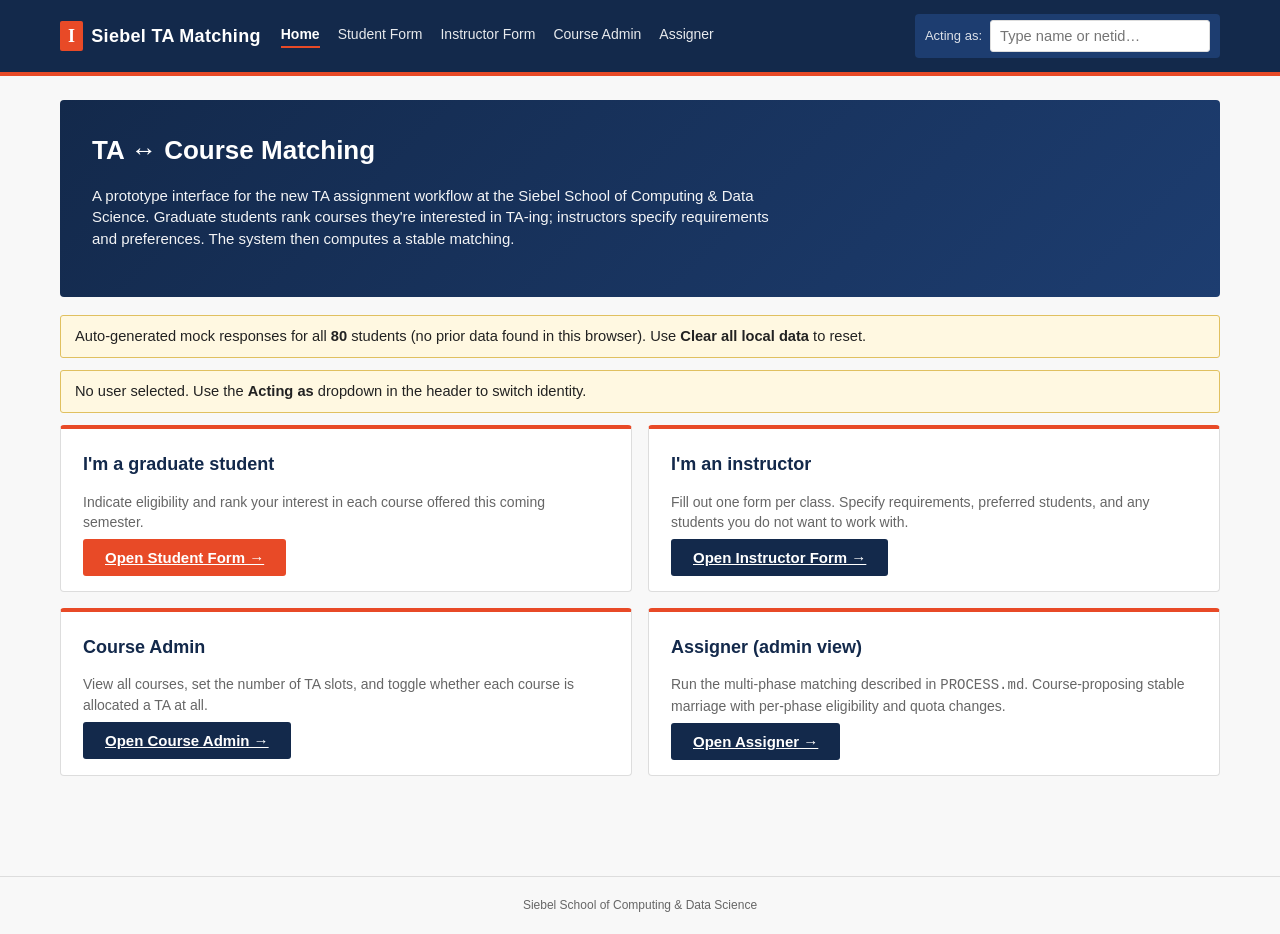
<file: index.html>
<!DOCTYPE html>
<html lang="en">
<head>
<meta charset="UTF-8" />
<title>TA Matching — Siebel School</title>
<meta name="viewport" content="width=device-width, initial-scale=1" />
<link rel="stylesheet" href="styles.css" />
</head>
<body>
<div id="app-header"></div>
<main>
  <div class="hero">
    <h1>TA &harr; Course Matching</h1>
    <p>A prototype interface for the new TA assignment workflow at the Siebel School of Computing &amp; Data Science. Graduate students rank courses they're interested in TA-ing; instructors specify requirements and preferences. The system then computes a stable matching.</p>
  </div>

  <div class="banner" id="userBanner">No user selected. Use the <b>Acting as</b> dropdown in the header to switch identity.</div>

  <div class="card-grid">
    <div class="card">
      <h2>I'm a graduate student</h2>
      <p>Indicate eligibility and rank your interest in each course offered this coming semester.</p>
      <a class="btn" href="student.html">Open Student Form &rarr;</a>
    </div>
    <div class="card">
      <h2>I'm an instructor</h2>
      <p>Fill out one form per class. Specify requirements, preferred students, and any students you do not want to work with.</p>
      <a class="btn secondary" href="instructor.html">Open Instructor Form &rarr;</a>
    </div>
    <div class="card">
      <h2>Course Admin</h2>
      <p>View all courses, set the number of TA slots, and toggle whether each course is allocated a TA at all.</p>
      <a class="btn secondary" href="course.html">Open Course Admin &rarr;</a>
    </div>
    <div class="card">
      <h2>Assigner (admin view)</h2>
      <p>Run the multi-phase matching described in <code>PROCESS.md</code>. Course-proposing stable marriage with per-phase eligibility and quota changes.</p>
      <a class="btn secondary" href="assigner.html">Open Assigner &rarr;</a>
    </div>
  </div>

</main>
<div id="app-footer"></div>

<script src="app.js"></script>
<script>
(async function() {
  const data = await loadAllData();
  const seeded = ensureSeededStudentResponses(data);
  buildHeader('home', data);
  buildFooter();

  const user = getCurrentUser();
  if (seeded) {
    const note = document.createElement('div');
    note.className = 'banner';
    note.innerHTML = `Auto-generated mock responses for all <b>${data.students.length}</b> students (no prior data found in this browser). Use <b>Clear all local data</b> to reset.`;
    document.querySelector('main').insertBefore(note, document.getElementById('userBanner'));
  }

  if (user) {
    const list = user.role === 'faculty' ? data.faculty : data.students;
    const row = list.find(x => x.netid === user.netid);
    document.getElementById('userBanner').className = 'banner good';
    document.getElementById('userBanner').innerHTML =
      `Acting as <b>${row ? row.name : user.netid}</b> (${user.role}, netid <code>${user.netid}</code>).`;
  }

})();
</script>
</body>
</html>
</file>
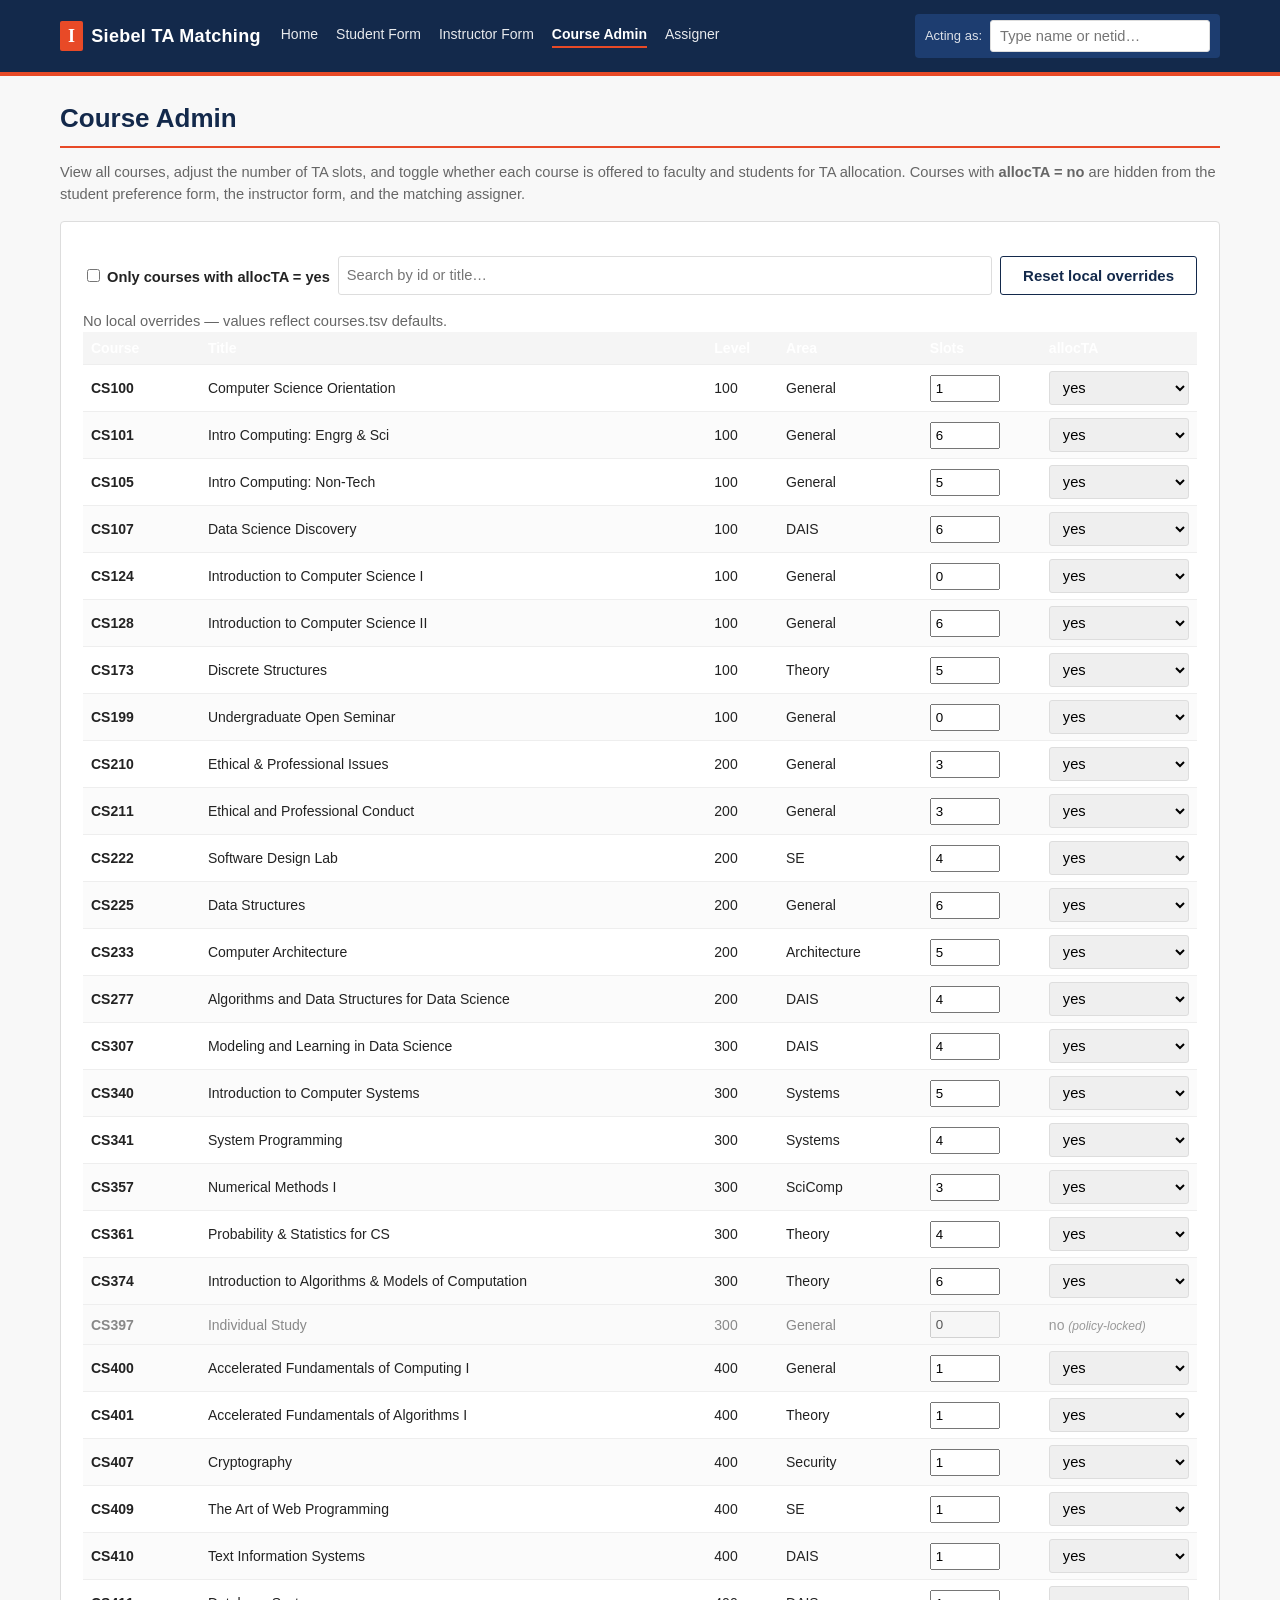
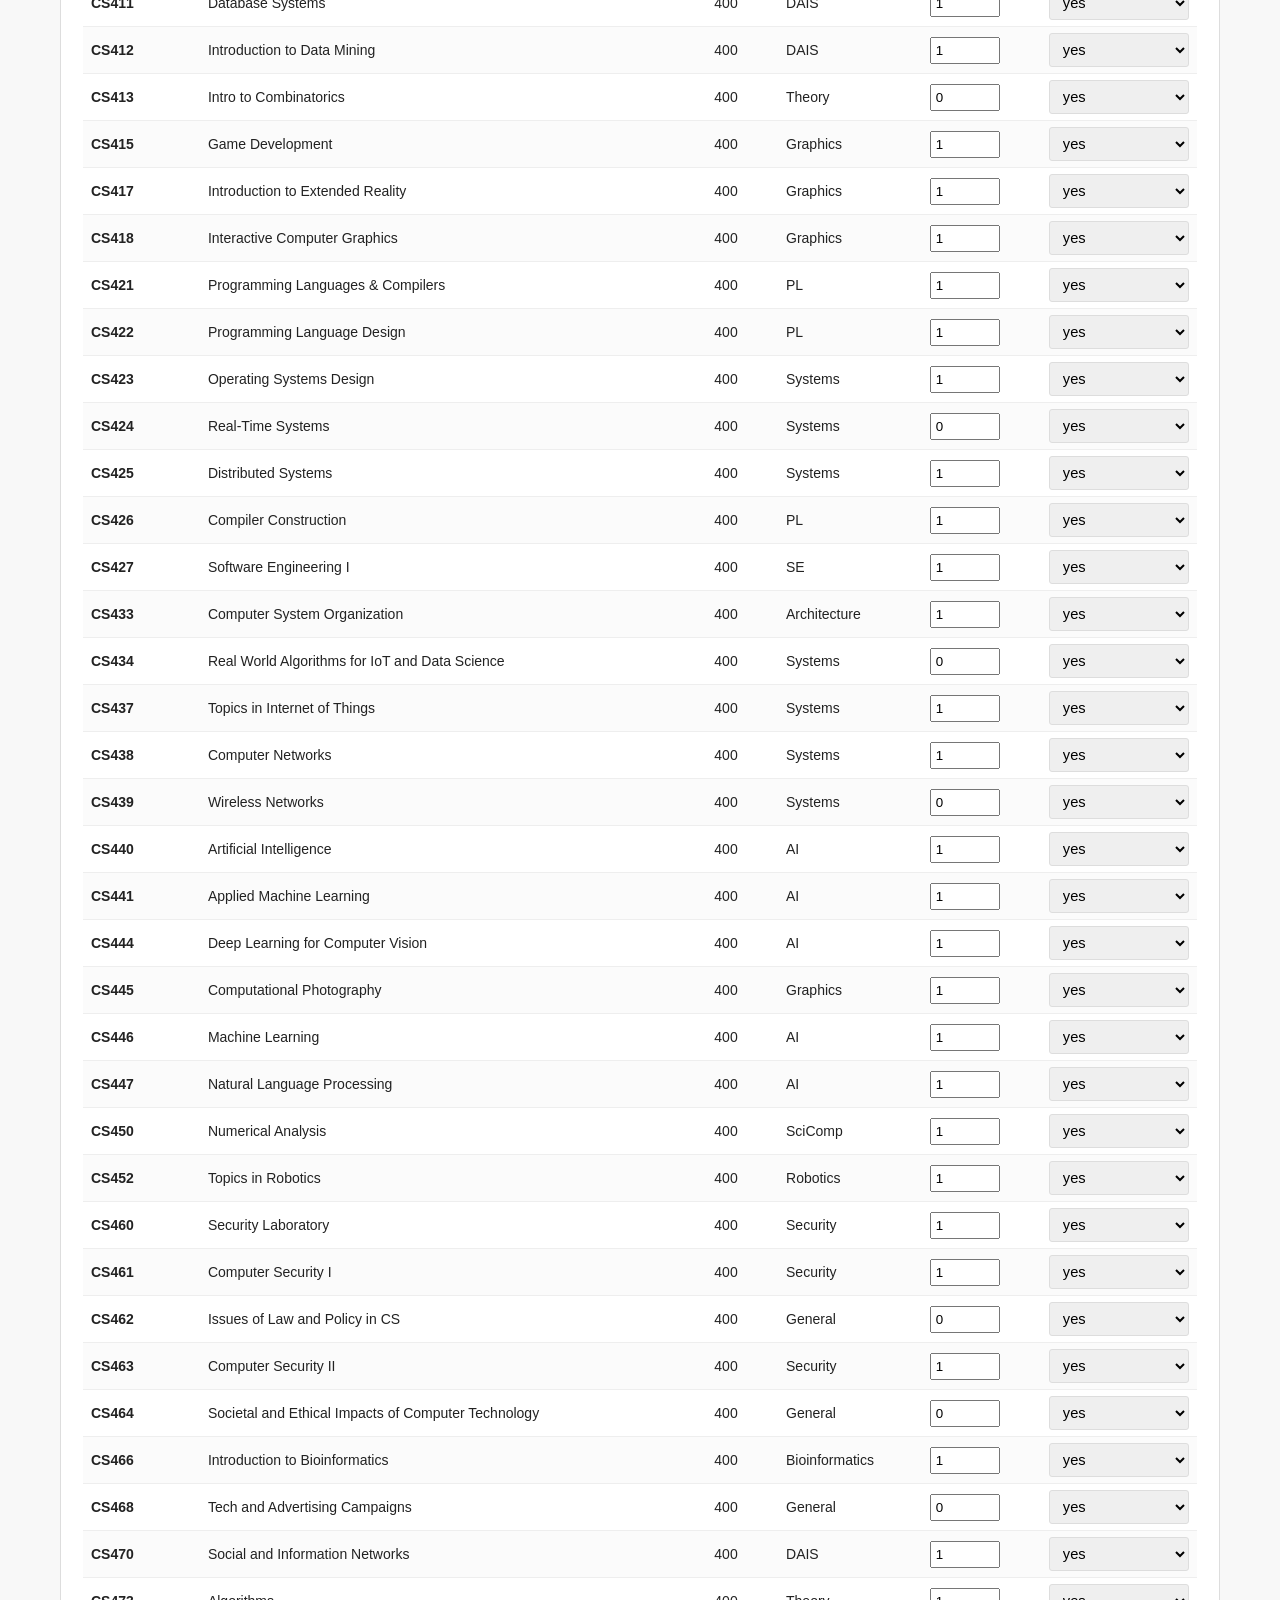
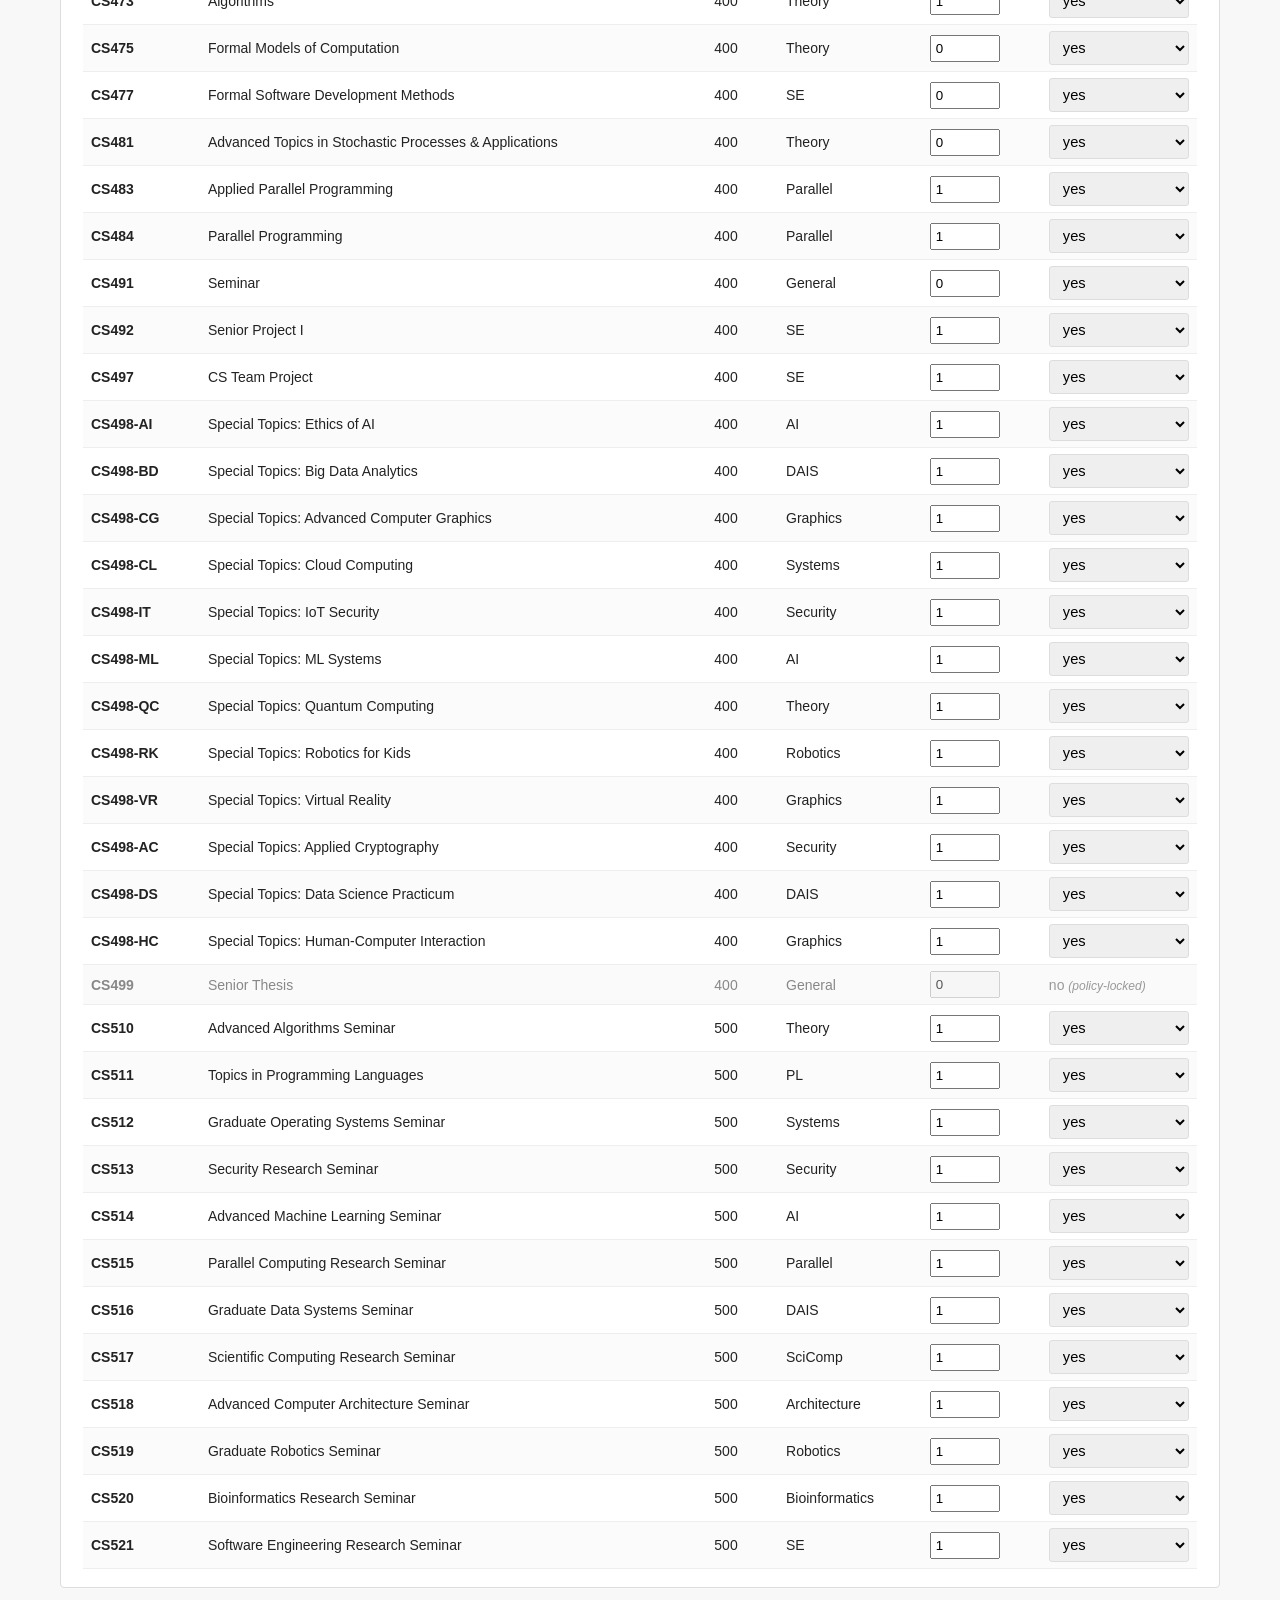
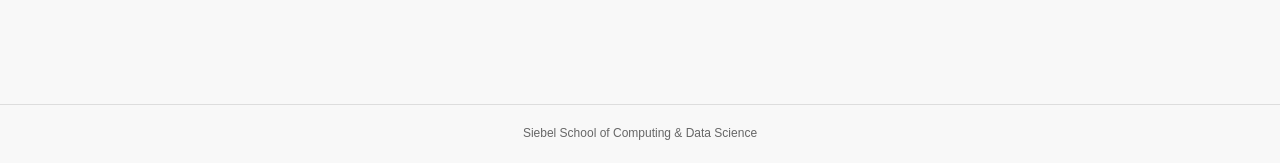
<file: course.html>
<!DOCTYPE html>
<html lang="en">
<head>
<meta charset="UTF-8" />
<title>Course Admin — TA Matching</title>
<meta name="viewport" content="width=device-width, initial-scale=1" />
<link rel="stylesheet" href="styles.css" />
<link rel="stylesheet" href="course.css" />
</head>
<body>
<div id="app-header"></div>
<main>
  <h1>Course Admin</h1>
  <p class="muted">View all courses, adjust the number of TA slots, and toggle whether each course is offered to faculty and students for TA allocation. Courses with <b>allocTA = no</b> are hidden from the student preference form, the instructor form, and the matching assigner.</p>

  <div class="panel">
    <div class="toolbar">
      <label><input type="checkbox" id="filterAlloc"/> Only courses with allocTA = yes</label>
      <input type="text" id="searchBox" placeholder="Search by id or title…" style="flex:1; min-width:200px; padding:4px 8px"/>
      <button class="btn ghost" id="resetBtn" title="Discard all local edits and revert to TSV defaults">Reset local overrides</button>
    </div>
    <div class="muted small" id="overrideNote"></div>
    <table class="courses" id="courseTable">
      <thead>
        <tr>
          <th>Course</th>
          <th>Title</th>
          <th>Level</th>
          <th>Area</th>
          <th>Slots</th>
          <th>allocTA</th>
        </tr>
      </thead>
      <tbody></tbody>
    </table>
  </div>
</main>
<div id="app-footer"></div>

<script src="app.js"></script>
<script>
(async function() {
  const DATA = await loadAllData();
  ensureSeededStudentResponses(DATA);
  ensureSeededInstructorResponses(DATA);
  buildHeader('course', DATA);
  buildFooter();

  const tbody = document.querySelector('#courseTable tbody');
  const searchEl = document.getElementById('searchBox');
  const filterAlloc = document.getElementById('filterAlloc');
  const note = document.getElementById('overrideNote');

  function updateNote() {
    const ov = getCourseOverrides();
    const n = Object.keys(ov).length;
    note.textContent = n ? `${n} course(s) have local overrides applied.` : 'No local overrides — values reflect courses.tsv defaults.';
  }

  function render() {
    const q = searchEl.value.trim().toLowerCase();
    const onlyAlloc = filterAlloc.checked;
    const rows = DATA.courses.filter(c => {
      if (onlyAlloc && c.allocTA !== 'yes') return false;
      if (q && !(`${c.course_id} ${c.title}`.toLowerCase().includes(q))) return false;
      return true;
    });

    tbody.innerHTML = rows.map(c => {
      const locked = policyDisallowsTA(c);
      const dim = c.allocTA !== 'yes' ? 'dim' : '';
      return `<tr class="${dim}" data-cid="${c.course_id}">
        <td><b>${c.course_id}</b></td>
        <td>${c.title}</td>
        <td>${c.level}</td>
        <td>${c.area}</td>
        <td><input type="number" min="0" max="20" class="slots-inp" value="${c.slots}" ${locked ? 'disabled' : ''}/></td>
        <td>
          ${locked
            ? `<span class="alloc-no">no</span> <span class="locked">(policy-locked)</span>`
            : `<select class="alloc-sel">
                <option value="yes" ${c.allocTA==='yes'?'selected':''}>yes</option>
                <option value="no"  ${c.allocTA==='no' ?'selected':''}>no</option>
               </select>`}
        </td>
      </tr>`;
    }).join('') || `<tr><td colspan="6" class="muted">No matching courses.</td></tr>`;

    tbody.querySelectorAll('tr').forEach(tr => {
      const cid = tr.dataset.cid;
      if (!cid) return;
      const slotsInp = tr.querySelector('.slots-inp');
      if (slotsInp) {
        slotsInp.addEventListener('change', () => {
          const v = parseInt(slotsInp.value, 10);
          if (Number.isNaN(v) || v < 0) { slotsInp.value = 0; return; }
          saveCourseOverride(cid, { slots: v });
          const c = DATA.courses.find(x => x.course_id === cid);
          if (c) c.slots = v;
          updateNote();
        });
      }
      const allocSel = tr.querySelector('.alloc-sel');
      if (allocSel) {
        allocSel.addEventListener('change', () => {
          saveCourseOverride(cid, { allocTA: allocSel.value });
          const c = DATA.courses.find(x => x.course_id === cid);
          if (c) c.allocTA = allocSel.value;
          updateNote();
          render();
        });
      }
    });
  }

  searchEl.addEventListener('input', render);
  filterAlloc.addEventListener('change', render);
  document.getElementById('resetBtn').addEventListener('click', () => {
    if (!confirm('Discard all local slot and allocTA overrides? This reverts to courses.tsv defaults.')) return;
    clearCourseOverrides();
    location.reload();
  });

  updateNote();
  render();
})();
</script>
</body>
</html>
</file>
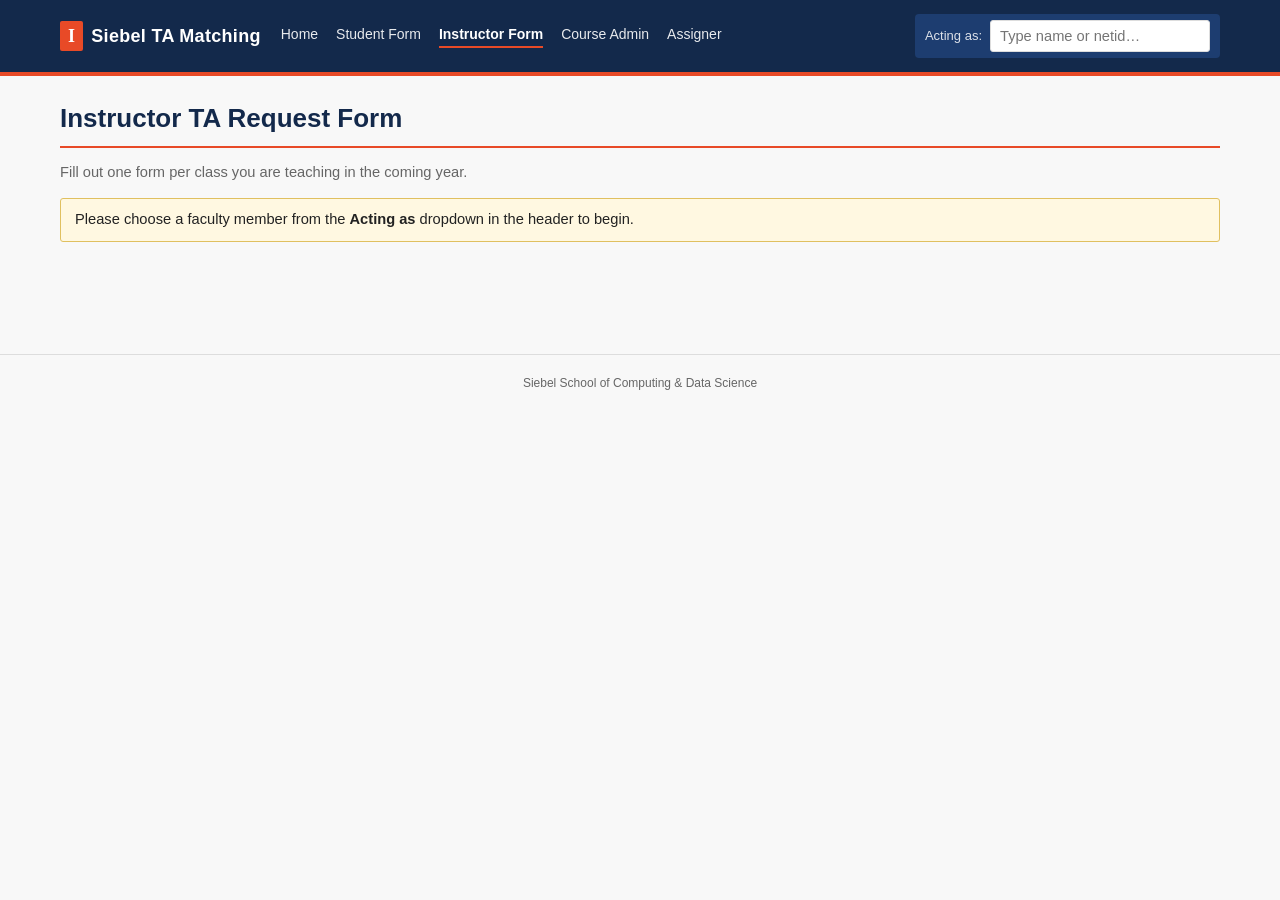
<file: instructor.html>
<!DOCTYPE html>
<html lang="en">
<head>
<meta charset="UTF-8" />
<title>Instructor TA Request Form — Siebel School</title>
<meta name="viewport" content="width=device-width, initial-scale=1" />
<link rel="stylesheet" href="styles.css" />
<link rel="stylesheet" href="instructor.css" />
</head>
<body>
<div id="app-header"></div>
<main>
  <h1>Instructor TA Request Form</h1>
  <p class="muted">Fill out one form per class you are teaching in the coming year.</p>

  <div id="noUser" class="banner" style="display:none">
    Please choose a faculty member from the <b>Acting as</b> dropdown in the header to begin.
  </div>

  <div id="formArea" style="display:none">

    <!-- Page 1: General Info -->
    <div class="form-page" data-page="1">
      <div class="instructions">
        <b>Instructions:</b> Fill out one form for every class you are teaching in the coming year. Answer the
        questions below, aiming to be as inclusive as possible about absolute requirements as well as preferences.
        Please realize that most MS/MSc students and PhD students past year 5 are not guaranteed support (some MS/MSc students do have a funding guarantee — those are flagged in the lists below); therefore, if your
        requirements for TAship eliminate all students who are guaranteed support, it is possible you will not be
        assigned a TA.
      </div>
      <div class="recommendations">
        <b>Recommendations:</b> This questionnaire asks you to list students you prefer and students you do not wish
        to have as TAs. Any student you do not list as either preferred or specifically not wanted will be considered
        acceptable. We strongly recommend that you speak with students you list as preferred in advance, so they know
        to also select your course as preferred.
      </div>

      <div class="panel" id="thesisPanel">
        <label>Your thesis students (PhD, MS, or MSc)</label>
        <table class="thesis-table" id="thesisTable">
          <thead>
            <tr>
              <th>NetID / Email</th>
              <th>Name</th>
              <th>PhD / MS / MSc</th>
              <th>Program Year</th>
              <th></th>
            </tr>
          </thead>
          <tbody id="thesisBody"></tbody>
        </table>
        <button class="btn secondary" id="addThesisRow" type="button" style="margin-top:0.5rem">+ Add student</button>
      </div>

      <div class="panel" id="avoidPanel">
        <h2>Students you do not want to work with</h2>
        <div class="row" style="align-items:flex-end">
          <div>
            <label>Add student</label>
            <select id="avoidStuSel" data-combobox></select>
          </div>
          <button class="btn secondary" id="addAvoidStu" type="button" style="flex:0 0 auto">Add to avoid list</button>
        </div>
        <div class="ordered-list" id="avoidStuList"></div>
      </div>
    </div><!-- end page 1 -->

    <!-- Page 2: My Courses -->
    <div class="form-page" data-page="2" style="display:none">
      <div class="panel" id="courseNav"></div>
    </div><!-- end page 2 -->

    <!-- Page 3: Course Requirements -->
    <div class="form-page" data-page="3" style="display:none">
      <div class="panel">
        <h2 id="reqsHeading">Requirements &amp; preferences</h2>
        <p class="muted small">
          For 400-level classes, please specify any specific skills required and what we would need to check
          before assigning a student. Examples: took this course with grade ≥ A-, took one of [X,Y,Z] with grade ≥ B+,
          PhD in particular research group, has TA'd this course before, GPU/NLP/parallel computing expertise,
          availability for office hours / discussion sections.
        </p>
        <div class="row" style="margin-bottom:1rem">
          <div>
            <label>Primary research area for this course</label>
            <p class="muted small">Lower level courses and other courses that do not need a specific research area (e.g. CS 499) should use "N/A".</p>
            <select id="i_area">
              <option value="">— Select —</option>
              <option>N/A</option>
              <option>AI</option><option>Architecture</option><option>Bioinformatics</option>
              <option>DAIS</option><option>General</option><option>Graphics</option>
              <option>Parallel</option><option>PL</option><option>Robotics</option>
              <option>SciComp</option><option>SE</option><option>Security</option>
              <option>Systems</option><option>Theory</option>
            </select>
          </div>
        </div>
        <label>Preferences (nice-to-have, not required)</label>
        <p class="muted small">List any skills or qualities you would find valuable but that are not strictly required. Examples: Strong C++ skills (e.g. able to write and debug C++17 code), Strong C/MIPS skills, able to grade student proofs and identify errors, prior experience with a particular tool or framework, excellent written communication, or familiarity with specific course topics.</p>
        <textarea id="i_prefs" placeholder="e.g. Prior experience with LLVM. Has taken CS 426. Strong technical writing."></textarea>

        <label>Hard requirements (must-have)</label>
        <p class="muted small">Same as above, except students must agree they satisfy this requirement before they can be assigned to your course. Only list genuine blockers here — overly strict requirements may prevent any guaranteed-support student from qualifying.</p>
        <textarea id="i_reqs" placeholder="e.g. Must have taken CS 421 with grade >= A-. Must be available Tu/Th 2-3:15 for discussion."></textarea>

        <label>Typical TA Responsibilities for this course</label>
        <p class="muted small">Describe what the TA will actually be expected to do. This helps students self-assess fit and helps the assignment process. Common responsibilities include leading discussion sections, helping with in-class activities, holding office hours, developing course content or infrastructure, proctoring exams, grading homework, grading exams, providing 1-on-1 tutoring, detecting plagiarism, and managing other course staff such as TAs or CAs. You do not need to list all of these — just the ones relevant to your course, plus any others not listed.</p>
        <textarea id="i_duties" placeholder="e.g. Lead two 50-min discussion sections per week. Hold 2 office hours per week. Grade homework and exams. Help develop autograder infrastructure."></textarea>
      </div>
    </div><!-- end page 3 -->

    <!-- Page 4: TA Preferences -->
    <div class="form-page" data-page="4" style="display:none">
      <div class="panel">
        <h2 id="prefHeading">Preferred TAs</h2>
        <p class="muted">Students you want to work with, in priority order. We will surface eligibility/priority info as you add students.</p>
        <p class="muted small">You should select about twice as many as you expect to need, in case your preferred students are matched with a different course.</p>

        <details id="smartDetails" style="margin-bottom:1rem">
          <summary style="cursor:pointer;font-weight:600;color:var(--primary)">Suggested students <span class="muted small">(click to expand)</span></summary>
          <div id="smartSuggestions" style="margin-top:0.5rem"></div>
        </details>

        <div class="row" style="align-items:flex-end">
          <div>
            <label>Add student</label>
            <select id="prefStuSel" data-combobox></select>
          </div>
          <button class="btn secondary" id="addPrefStu" type="button" style="flex:0 0 auto">Add to preferred</button>
        </div>
        <div id="prefStuList"></div>

        <h3 id="backupHeading">Backup preferences (if awarded only 25%)</h3>
        <p class="muted small">Students you would want as 25% TAs and are willing to supplement with RA support.</p>
        <div class="row" style="align-items:flex-end">
          <div>
            <label>Add student</label>
            <select id="backupStuSel" data-combobox></select>
          </div>
          <button class="btn secondary" id="addBackupStu" type="button" style="flex:0 0 auto">Add to backup</button>
        </div>
        <div class="ordered-list" id="backupStuList"></div>
      </div>
    </div><!-- end page 4 -->

    <!-- Page 5: Review & Submit -->
    <div class="form-page" data-page="5" style="display:none">
      <div class="panel">
        <h2>Review &amp; Submit</h2>
        <p class="muted">Please review your responses below before submitting.</p>
        <div id="instrReviewContent"></div>
      </div>
    </div><!-- end page 5 -->

    <!-- Thank you (shown after submit) -->
    <div id="instrThankYou" style="display:none">
      <div class="panel">
        <h2>Thank you!</h2>
        <p>Your TA request has been submitted successfully.</p>
        <p class="muted">Return to the <a href="index.html">home page</a>.</p>
      </div>
    </div>

    <!-- Page navigation bar -->
    <div class="page-nav-bar" id="instrPageNavBar">
      <button class="btn secondary" id="instrPrevBtn">&#8592; Previous</button>
      <span id="instrPageIndicator" class="page-indicator">Step 1 of 5: General Info</span>
      <button class="btn" id="instrNextBtn">Next &#8594;</button>
    </div>

    <div class="toolbar">
      <span id="saveStatus" class="muted"></span>
    </div>
  </div>
</main>
<div id="app-footer"></div>

<script src="app.js"></script>
<script>
let DATA = null;

(async function() {
  DATA = await loadAllData();
  ensureSeededStudentResponses(DATA);
  ensureSeededInstructorResponses(DATA);
  buildHeader('instructor', DATA);
  buildFooter();

  const user = getCurrentUser();
  if (!user || user.role !== 'faculty') {
    document.getElementById('noUser').style.display = 'block';
    if (user && user.role === 'student') {
      document.getElementById('noUser').innerHTML =
        `You are acting as a student. Switch to a faculty member in the <b>Acting as</b> dropdown to use this form.`;
    }
    return;
  }
  document.getElementById('formArea').style.display = 'block';
  initInstructorForm(user);
})();

function studentLabel(s) {
  const grad = `${s.program} Y${s.year}`;
  const g = isGuaranteed(s) ? ' · guaranteed' : '';
  return `${s.name} — ${s.netid} (${grad}, ${s.area}${g})`;
}

function initInstructorForm(user) {
  const me = DATA.faculty.find(f => f.netid === user.netid);
  // Instructor-level state (not per-course)
  const instrKey = `${me.netid}::__instructor__`;
  const instrState = { avoidStudents: [] };
  const instrFields = { thesisRows: [] };

  function loadInstructorLevel() {
    const all = getInstructorResponses();
    const saved = all[instrKey];
    instrFields.thesisRows = saved?.thesisRows || [];
    instrState.avoidStudents = saved?.avoidStudents || [];
    renderThesisTable();
    renderAvoidList();
  }
  function saveInstructorLevel() {
    const existing = getInstructorResponses()[instrKey] || {};
    saveInstructorResponse(instrKey, { ...existing, thesisRows: instrFields.thesisRows, avoidStudents: instrState.avoidStudents });
  }

  function renderThesisTable() {
    const tbody = document.getElementById('thesisBody');
    if (!instrFields.thesisRows.length) {
      tbody.innerHTML = '<tr><td colspan="5" class="muted small" style="padding:0.5rem 0.25rem">No thesis students added.</td></tr>';
      return;
    }
    tbody.innerHTML = instrFields.thesisRows.map((row, i) => `
      <tr data-idx="${i}">
        <td><input type="text" class="thesis-input" data-field="netid" placeholder="e.g. amelia2"></td>
        <td><input type="text" class="thesis-input" data-field="name" placeholder="Full name"></td>
        <td><select class="thesis-select" data-field="program">
          <option value="">—</option>
          <option value="PhD">PhD</option>
          <option value="MS">MS</option>
          <option value="MSc">MSc</option>
        </select></td>
        <td><input type="text" class="thesis-input thesis-year" data-field="year" placeholder="e.g. 3"></td>
        <td><button class="x-btn thesis-del" data-idx="${i}" title="Remove row">×</button></td>
      </tr>
    `).join('');

    instrFields.thesisRows.forEach((row, i) => {
      const tr = tbody.querySelector(`tr[data-idx="${i}"]`);
      tr.querySelector('[data-field="netid"]').value = row.netid || '';
      tr.querySelector('[data-field="name"]').value = row.name || '';
      tr.querySelector('[data-field="program"]').value = row.program || '';
      tr.querySelector('[data-field="year"]').value = row.year || '';
    });

    tbody.querySelectorAll('.thesis-input, .thesis-select').forEach(inp => {
      inp.addEventListener('input', e => {
        const idx = +e.target.closest('tr').dataset.idx;
        instrFields.thesisRows[idx][e.target.dataset.field] = e.target.value;
        saveInstructorLevel();
      });
    });

    tbody.querySelectorAll('.thesis-del').forEach(btn => {
      btn.addEventListener('click', () => {
        instrFields.thesisRows.splice(+btn.dataset.idx, 1);
        renderThesisTable();
        saveInstructorLevel();
      });
    });
  }

  document.getElementById('addThesisRow').addEventListener('click', () => {
    if (instrFields.thesisRows.some(r => !r.netid && !r.name && !r.program && !r.year)) return;
    instrFields.thesisRows.push({ netid: '', name: '', program: '', year: '' });
    renderThesisTable();
    const tbody = document.getElementById('thesisBody');
    const lastInput = tbody.querySelector('tr:last-child .thesis-input');
    if (lastInput) lastInput.focus();
    saveInstructorLevel();
  });

  loadInstructorLevel();

  const stuOpts = `<option value="">— Select student —</option>` +
    DATA.students.map(s => `<option value="${s.netid}" data-search="${s.name} ${s.netid}">${studentLabel(s)}</option>`).join('');
  ['prefStuSel','backupStuSel','avoidStuSel'].forEach(id => document.getElementById(id).innerHTML = stuOpts);
  enhanceAllSelects();

  function clearCombobox(selectId) {
    const sel = document.getElementById(selectId);
    if (!sel) return;
    sel.value = '';
    const input = sel.parentNode.querySelector('.combobox-input');
    if (input) input.value = '';
  }

  ['prefStuSel','backupStuSel','avoidStuSel'].forEach(id => {
    const input = document.getElementById(id)?.parentNode?.querySelector('.combobox-input');
    if (input) input.addEventListener('focus', () => { input.value = ''; });
  });

  // Derive instructor's courses from existing responses (seeded or saved)
  function myCoursesFor() {
    const responses = getInstructorResponses();
    const prefix = `${me.netid}::`;
    return Object.keys(responses)
      .filter(k => k.startsWith(prefix) && k !== instrKey)
      .map(k => {
        const cid = k.slice(prefix.length);
        const found = DATA.courses.find(c => c.course_id === cid);
        if (found) return (found.allocTA === 'yes' && found.slots > 0) ? found : null;
        const resp = responses[k];
        if (resp?.course_id) {
          return {
            course_id: resp.course_id,
            title: resp.title || resp.fields?.title || resp.course_id,
            level: parseInt(resp.course_id.replace(/\D/g, ''), 10) || 0,
            slots: resp.slots || 1,
            area: resp.fields?.area || me.area,
            allocTA: 'yes',
            instructorAdded: true,
          };
        }
        return null;
      })
      .filter(Boolean)
      .sort((a, b) => a.course_id.localeCompare(b.course_id));
  }

  function selectCourse(cid) {
    fields.course_id = cid;
    loadForCourse();
    renderCourseNav();
  }

  function renderCourseNav() {
    // Snapshot add-form state before wiping innerHTML
    const _baseEl = document.getElementById('addCourseBase');
    if (_baseEl) {
      addCourseFormState.base    = _baseEl.value;
      addCourseFormState.section = document.getElementById('addCourseSection').value;
      addCourseFormState.title   = document.getElementById('addCourseTitle').value;
      addCourseFormState.slots   = document.getElementById('addCourseSlots').value;
    }

    const courses = myCoursesFor();
    const responses = getInstructorResponses();
    const el = document.getElementById('courseNav');

    let html = `<h2 style="margin-top:0">My Courses</h2>`;
    if (courses.length) {
      html += `<p class="muted small" style="margin-bottom:10px">Use <b>Edit</b> to fill out requirements and TA preferences for each course. All courses must be marked OK before you can review.</p>
        <table class="course-nav-table">
          <thead><tr>
            <th>Course</th><th>Title</th><th>Expected TA Slot(s)</th><th># Preferred Students</th><th>Status</th><th></th>
          </tr></thead><tbody>`;

      courses.forEach(c => {
        const isActive = fields.course_id === c.course_id;
        let prefCount, courseReqs, coursePrefs, courseArea;
        if (isActive) {
          prefCount   = state.prefStudents.length;
          courseReqs  = fields.reqs  || '';
          coursePrefs = fields.prefs || '';
          courseArea  = fields.area  || '';
        } else {
          const resp  = responses[`${me.netid}::${c.course_id}`];
          prefCount   = resp?.state?.prefStudents?.length || 0;
          courseReqs  = resp?.fields?.reqs  || '';
          coursePrefs = resp?.fields?.prefs || '';
          courseArea  = resp?.fields?.area  || '';
        }

        const threshold = Math.ceil(1.5 * c.slots);
        const isOkay = !!(courseReqs.trim() || coursePrefs.trim()) || prefCount > 0;
        const warns = [];
        if (!courseArea.trim())
          warns.push(`<span class="cnav-warn">⚠ No research area set</span>`);
        if (!courseReqs.trim() && !coursePrefs.trim())
          warns.push(`<span class="cnav-warn">⚠ No requirements/preferences</span>`);
        if (prefCount === 0)
          warns.push(`<span class="cnav-warn">⚠ No preferred TAs</span>`);
        else if (prefCount < threshold)
          warns.push(`<span class="cnav-warn">⚠ Only ${prefCount} student${prefCount !== 1 ? 's' : ''} (need ≥ ${threshold})</span>`);

        const statusCell = isOkay
          ? `<span class="cnav-badge cnav-started">✓ OK</span>${warns.length ? '<br><span style="font-size:0.8em">' + warns.join(' ') + '</span>' : ''}`
          : `<span class="cnav-badge cnav-missing">Incomplete</span><br><span style="font-size:0.8em">${warns.join(' ')}</span>`;

        html += `<tr class="cnav-row${isActive ? ' cnav-active' : ''}" data-cid="${c.course_id}">
          <td class="cnav-cid">${c.course_id}</td>
          <td>${c.title}</td>
          <td class="cnav-center">${c.slots}</td>
          <td class="cnav-center">${prefCount > 0 ? prefCount : '—'}</td>
          <td class="cnav-status">${statusCell}</td>
          <td class="cnav-center"><button class="btn secondary cnav-edit-btn" data-cid="${c.course_id}" style="white-space:nowrap">Edit</button></td>
        </tr>`;
      });

      html += '</tbody></table>';
    } else {
      html += '<p class="muted small">No courses added yet.</p>';
    }

    html += `
      <div class="add-course-form">
        <h3 style="margin:0 0 0.4rem">Add a course I'm teaching</h3>
        <p class="muted small" style="margin-bottom:0.6rem">If a course you are teaching is not listed above, add it here.</p>
        <div class="row" style="align-items:flex-end;gap:0.6rem;flex-wrap:wrap">
          <div>
            <label>Course</label>
            <input type="text" id="addCourseBase" class="cnav-input" placeholder="e.g. CS498" style="width:6.5rem">
          </div>
          <div>
            <label>Section (required for 498/598)</label>
            <input type="text" id="addCourseSection" class="cnav-input" placeholder="e.g. AI" maxlength="8" style="width:5rem">
          </div>
          <div style="flex:1 1 12rem">
            <label>Title</label>
            <input type="text" id="addCourseTitle" class="cnav-input" placeholder="e.g. Machine Learning Systems" style="width:100%">
          </div>
          <div>
            <label>Expected TAs</label>
            <input type="number" id="addCourseSlots" class="cnav-input" min="0" value="1" style="width:4.5rem">
            <div id="addCourseSlotsWarn" class="cnav-slots-warn" style="display:none">Students will not see courses with 0 expected TAs.</div>
          </div>
          <button class="btn secondary" id="addCourseBtn" type="button">Add Course</button>
        </div>
      </div>`;

    el.innerHTML = html;

    // Restore add-form values
    document.getElementById('addCourseBase').value    = addCourseFormState.base;
    document.getElementById('addCourseSection').value = addCourseFormState.section;
    document.getElementById('addCourseTitle').value   = addCourseFormState.title;
    document.getElementById('addCourseSlots').value   = addCourseFormState.slots ?? '1';
    const _slotsWarn = document.getElementById('addCourseSlotsWarn');
    if (_slotsWarn) _slotsWarn.style.display = parseInt(addCourseFormState.slots, 10) === 0 ? 'block' : 'none';

    el.querySelectorAll('.cnav-edit-btn').forEach(btn => {
      btn.addEventListener('click', e => {
        e.stopPropagation();
        selectCourse(btn.dataset.cid);
        const targetPage = (typeof editMode !== 'undefined' && editMode === 'pref') ? 4 : 3;
        instrNavigateTo(targetPage);
      });
    });

    updateReviewBtn();

    function autoFillTitle() {
      const base = document.getElementById('addCourseBase').value.trim().toUpperCase();
      const section = document.getElementById('addCourseSection').value.trim();
      const titleEl = document.getElementById('addCourseTitle');
      if (!base || !titleEl) return;
      const found = DATA.courses.find(c => c.course_id === base + section);
      titleEl.value = found ? found.title : '';
    }

    document.getElementById('addCourseBase').addEventListener('input', e => {
      addCourseFormState.base = e.target.value;
      autoFillTitle();
    });

    document.getElementById('addCourseSection').addEventListener('input', e => {
      addCourseFormState.section = e.target.value;
      autoFillTitle();
    });

    document.getElementById('addCourseTitle').addEventListener('input', e => {
      addCourseFormState.title = e.target.value;
    });

    document.getElementById('addCourseSlots').addEventListener('input', e => {
      addCourseFormState.slots = e.target.value;
      const warn = document.getElementById('addCourseSlotsWarn');
      if (warn) warn.style.display = parseInt(e.target.value, 10) === 0 ? 'block' : 'none';
    });

    document.getElementById('addCourseBtn').addEventListener('click', () => {
      const base    = (document.getElementById('addCourseBase').value || '').trim().toUpperCase();
      const section = (document.getElementById('addCourseSection').value || '').trim();
      const title   = (document.getElementById('addCourseTitle').value || '').trim();
      const slots   = Math.max(0, parseInt(document.getElementById('addCourseSlots').value, 10) || 0);

      if (!base) { alert('Please enter a course number (e.g. CS101).'); return; }
      if (/^CS(498|598)$/i.test(base) && !section) {
        alert('CS498 and CS598 courses require a section label (e.g. AI, BD).'); return;
      }
      if (!title) { alert('Please enter a course title.'); return; }

      const cid = base + section;
      if (myCoursesFor().some(c => c.course_id === cid)) {
        alert(`${cid} is already in your course list.`); return;
      }

      let course = DATA.courses.find(c => c.course_id === cid);
      if (!course) {
        course = { course_id: cid, title, level: parseInt(base.replace(/\D/g,''),10)||0, slots, area: me.area, allocTA:'yes', instructorAdded:true };
        DATA.courses.push(course);
      }
      if (course.slots !== slots) { saveCourseOverride(cid, { slots, allocTA:'yes' }); course.slots = slots; }

      const courseKey = `${me.netid}::${cid}`;
      if (!getInstructorResponses()[courseKey]) {
        saveInstructorResponse(courseKey, {
          instructor: me.netid, course_id: cid, title, slots,
          fields: { course_id: cid, area: course.area, reqs:'', prefs:'', duties:'' },
          state: { prefStudents:[], backupStudents:[] }
        });
      }

      addCourseFormState.base = ''; addCourseFormState.section = '';
      addCourseFormState.title = ''; addCourseFormState.slots = '1';
      selectCourse(cid);
      const targetPage = (typeof editMode !== 'undefined' && editMode === 'pref') ? 4 : 3;
      instrNavigateTo(targetPage);
    });
  }

  const addCourseFormState = { base: '', section: '', title: '', slots: '1' };

  const state = {
    prefStudents: [],
    backupStudents: [],
  };
  const fields = {
    course_id: '',
    area: me.area,
    reqs: '',
    prefs: '',
    duties: '',
  };

  let flashNid = null;

  function key() { return fields.course_id ? `${me.netid}::${fields.course_id}` : null; }

  function loadForCourse() {
    const k = key();
    if (!k) return;
    const all = getInstructorResponses();
    const saved = all[k];
    if (saved) {
      Object.assign(fields, saved.fields || {});
      Object.assign(state, saved.state || {});
    } else {
      state.prefStudents = [];
      state.backupStudents = [];
      fields.reqs = ''; fields.prefs = ''; fields.duties = '';
    }
    document.getElementById('i_reqs').value = fields.reqs;
    document.getElementById('i_prefs').value = fields.prefs;
    document.getElementById('i_duties').value = fields.duties || '';
    document.getElementById('i_area').value = fields.area || me.area;
    const _hc = DATA.courses.find(c => c.course_id === fields.course_id)
      || { title: getInstructorResponses()[key()]?.title || '' };
    const _htitle = _hc.title ? ' ' + _hc.title : '';
    document.getElementById('reqsHeading').textContent =
      'Requirements & preferences for ' + fields.course_id + _htitle;
    document.getElementById('prefHeading').textContent =
      'Preferred TAs for ' + fields.course_id + _htitle;
    document.getElementById('backupHeading').textContent =
      'Backup preferences (if awarded only 25%) for ' + fields.course_id + _htitle;
    renderAll();
    renderSmart();
  }

  // Initial render of nav; auto-select first course (don't navigate)
  renderCourseNav();
  const _initial = myCoursesFor();
  if (_initial.length) selectCourse(_initial[0].course_id);

  function chipFor(nid, warn=false, idx=null, len=0, showBadges=true) {
    const s = DATA.students.find(x => x.netid === nid);
    let label = s ? `${s.name} (${nid})` : nid;
    let badges = '';
    if (s && showBadges) {
      if (isGuaranteed(s)) badges += ' <span class="num" title="Has funding guarantee">★</span>';
      else if (s.program === 'PhD') badges += ' <span class="num" title="PhD without funding guarantee (typically past year 5)">!</span>';
      else if (isMastersProgram(s.program)) badges += ` <span class="num" title="${s.program} — not guaranteed support">${s.program}</span>`;
    }
    let moveButtons = '';
    if (idx !== null) {
      const upCls = idx === 0 ? 'mv-btn mv-dis' : 'mv-btn';
      const dnCls = idx === len - 1 ? 'mv-btn mv-dis' : 'mv-btn';
      moveButtons = ` <span class="${upCls}" data-nid="${nid}" data-dir="up" title="Move up">▲</span><span class="${dnCls}" data-nid="${nid}" data-dir="dn" title="Move down">▼</span>`;
    }
    const movedCls = nid === flashNid ? ' chip-moved' : '';
    return `<span class="chip${movedCls} ${warn?'warn':''}">${idx!==null?`<span class="num">${idx+1}</span>`:''} ${label}${badges}${moveButtons} <span class="x" data-nid="${nid}">×</span></span>`;
  }

  function renderList(targetId, arr, warn=false, ordered=true, saveFn=scheduleSave, showBadges=true) {
    const el = document.getElementById(targetId);
    el.innerHTML = arr.length ? arr.map((n, i) => chipFor(n, warn, ordered?i:null, arr.length, showBadges)).join('')
      : '<span class="muted small">None added.</span>';
    el.querySelectorAll('.x').forEach(x => x.onclick = () => {
      const i = arr.indexOf(x.dataset.nid);
      if (i >= 0) arr.splice(i, 1);
      renderAll();
      saveFn();
    });
    el.querySelectorAll('.mv-btn:not(.mv-dis)').forEach(btn => btn.onclick = () => {
      const i = arr.indexOf(btn.dataset.nid);
      if (btn.dataset.dir === 'up' && i > 0) {
        [arr[i-1], arr[i]] = [arr[i], arr[i-1]];
        flashNid = arr[i-1];
      } else if (btn.dataset.dir === 'dn' && i < arr.length - 1) {
        [arr[i], arr[i+1]] = [arr[i+1], arr[i]];
        flashNid = arr[i+1];
      }
      renderAll();
      flashNid = null;
      saveFn();
    });
  }

  function renderPrefTable(arr) {
    const el = document.getElementById('prefStuList');
    if (!arr.length) {
      el.innerHTML = '<div class="muted small">None added.</div>';
      return;
    }
    const sResp = getStudentResponses();
    const cid = fields.course_id;

    let html = `<div class="pref-table-wrap"><table class="pref-table">
      <thead><tr>
        <th>#</th>
        <th>Order</th>
        <th>Student</th>
        <th>Year</th>
        <th>Program</th>
        <th>Guaranteed<span class="th-sub">Funding</span></th>
        <th>Taken<span class="th-sub">Before</span></th>
        <th>TA/CA'd<span class="th-sub">Before</span></th>
        <th>Student<span class="th-sub">Course Rank</span></th>
        <th></th>
      </tr></thead><tbody>`;

    const course = DATA.courses.find(c => c.course_id === cid);
    const mailSubject = cid && course
      ? encodeURIComponent(`Question re TA Interest in ${cid} ${course.title}`)
      : '';

    arr.forEach((nid, i) => {
      const s = DATA.students.find(x => x.netid === nid);
      const r = sResp[nid];
      const name = s ? s.name : nid;
      const year = s ? `Y${s.year}` : '—';
      const prog = s ? s.program : '—';
      const progKey = prog.toLowerCase().replace(/[^a-z]/g, '');
      const progCell = `<span class="prog-badge prog-${progKey}">${prog}</span>`;
      const guarCell = s && isGuaranteed(s)
        ? `<span class="guar-yes" title="Has funding guarantee">★ Yes</span>`
        : `<span class="guar-no">—</span>`;
      const takenObj = cid && r?.state?.taken?.[cid];
      const takenCell = takenObj
        ? `<span class="check-yes" title="${takenObj.sem} · ${takenObj.prof} · ${takenObj.grade}">✓ ${takenObj.grade}</span>`
        : `<span class="check-no">—</span>`;
      const tadRow = cid && r?.fields?.priorTARows?.find(x => x.course === cid);
      const tadCell = tadRow
        ? `<span class="check-yes" title="${tadRow.sem}${tadRow.prof ? ' · ' + tadRow.prof : ''}">✓ ${tadRow.sem || ''}</span>`
        : `<span class="check-no">—</span>`;
      const stuRank = cid && r?.state?.ranks?.[cid];
      const rankCell = stuRank
        ? `<span class="rank-badge rank-${stuRank}">${stuRank}</span>`
        : `<span class="muted small">—</span>`;
      const movedCls = nid === flashNid ? ' row-moved' : '';
      const mailLink = mailSubject
        ? ` <a href="mailto:${nid}@illinois.edu?subject=${mailSubject}" title="Email ${nid}@illinois.edu" style="margin-left:0.3em;color:var(--primary);opacity:0.7;text-decoration:none;font-size:1.1em" target="_blank">✉</a>`
        : '';
      const stuComment = r?.state?.comments?.[cid];
      const stuUnavail = r?.fields?.unavail;

      html += `<tr class="${movedCls}" data-nid="${nid}">
        <td class="col-pos">${i + 1}</td>
        <td>
          <button class="mv-btn mv-up" data-nid="${nid}"${i === 0 ? ' disabled' : ''}>▲</button>
          <button class="mv-btn mv-dn" data-nid="${nid}"${i === arr.length - 1 ? ' disabled' : ''}>▼</button>
        </td>
        <td class="col-name">
          <div class="stu-name">${name}</div>
          <div class="stu-nid">${nid}${mailLink}</div>
          ${stuComment ? `<div class="stu-meta" title="Student's comment for this course"><span class="stu-meta-lbl">Note:</span> ${stuComment}</div>` : ''}
          ${stuUnavail ? `<div class="stu-meta" title="Times student is not available"><span class="stu-meta-lbl">Unavail:</span> ${stuUnavail}</div>` : ''}
        </td>
        <td>${year}</td>
        <td>${progCell}</td>
        <td>${guarCell}</td>
        <td>${takenCell}</td>
        <td>${tadCell}</td>
        <td class="col-rank">${rankCell}</td>
        <td><button class="x-btn" data-nid="${nid}" title="Remove">×</button></td>
      </tr>`;
    });

    html += '</tbody></table></div>';
    el.innerHTML = html;

    el.querySelectorAll('.mv-up').forEach(btn => btn.addEventListener('click', () => {
      const i = arr.indexOf(btn.dataset.nid);
      if (i > 0) {
        [arr[i - 1], arr[i]] = [arr[i], arr[i - 1]];
        flashNid = arr[i - 1];
      }
      renderAll();
      flashNid = null;
      scheduleSave();
    }));

    el.querySelectorAll('.mv-dn').forEach(btn => btn.addEventListener('click', () => {
      const i = arr.indexOf(btn.dataset.nid);
      if (i < arr.length - 1) {
        [arr[i], arr[i + 1]] = [arr[i + 1], arr[i]];
        flashNid = arr[i + 1];
      }
      renderAll();
      flashNid = null;
      scheduleSave();
    }));

    el.querySelectorAll('.x-btn').forEach(btn => btn.addEventListener('click', () => {
      const i = arr.indexOf(btn.dataset.nid);
      if (i >= 0) arr.splice(i, 1);
      renderAll();
      scheduleSave();
    }));
  }

  function renderAvoidList() {
    renderList('avoidStuList', instrState.avoidStudents, true, false, saveInstructorLevel, false);
  }

  function renderAll() {
    renderPrefTable(state.prefStudents);
    renderList('backupStuList', state.backupStudents);
    renderAvoidList();
    renderCourseNav();
  }

  function addStudent(selId, arr, saveFn=scheduleSave) {
    const v = document.getElementById(selId).value;
    if (!v) return;
    const blockedLists = arr === instrState.avoidStudents
      ? [state.prefStudents, state.backupStudents]
      : arr === state.prefStudents || arr === state.backupStudents
        ? [instrState.avoidStudents]
        : [];
    if (blockedLists.some(a => a.includes(v))) {
      alert('That student is already in the avoid list. Remove them first.');
      return;
    }
    if (!arr.includes(v)) arr.push(v);
    clearCombobox(selId);
    renderAll();
    saveFn();
  }
  document.getElementById('addPrefStu').onclick = () => addStudent('prefStuSel', state.prefStudents);
  document.getElementById('addBackupStu').onclick = () => addStudent('backupStuSel', state.backupStudents);
  document.getElementById('addAvoidStu').onclick = () => addStudent('avoidStuSel', instrState.avoidStudents, saveInstructorLevel);

  ['i_reqs','i_prefs','i_duties','i_area'].forEach(id => {
    document.getElementById(id).addEventListener('input', e => {
      const k = id.replace('i_','');
      if (k === 'reqs') fields.reqs = e.target.value;
      else if (k === 'prefs') fields.prefs = e.target.value;
      else if (k === 'duties') fields.duties = e.target.value;
      else if (k === 'area') fields.area = e.target.value;
      renderCourseNav();
      scheduleSave();
    });
  });

  function addSuggestedStudent(nid) {
    if (instrState.avoidStudents.includes(nid)) {
      alert('That student is in the avoid list. Remove them first.');
      return;
    }
    if (!state.prefStudents.includes(nid)) {
      state.prefStudents.push(nid);
      renderAll();
      scheduleSave();
    }
    renderSmart();
  }

  function suggestChip(s) {
    const already = state.prefStudents.includes(s.netid);
    const style = already ? 'opacity:0.5;cursor:default' : 'cursor:pointer';
    const title = already ? 'Already in preferred list' : 'Click to add to preferred list';
    return `<span class="chip" data-suggest="${s.netid}" style="${style}" title="${title}">${s.name} (${s.netid})${already ? ' ✓' : ' +'}</span>`;
  }

  function renderSmart() {
    const box = document.getElementById('smartSuggestions');
    if (!fields.course_id) {
      box.innerHTML = '<div class="muted small">Select a course to see suggestions.</div>';
      return;
    }
    const course = DATA.courses.find(c => c.course_id === fields.course_id);
    if (!course) { box.innerHTML = ''; return; }

    const sResp = getStudentResponses();
    const interested = DATA.students.filter(s => {
      const r = sResp[s.netid];
      return r && r.state && r.state.ranks && r.state.ranks[fields.course_id] === 'A';
    });
    const areaMatch = DATA.students.filter(s => s.area === course.area).slice(0, 6);

    let html = '<div class="muted small" style="margin-bottom:0.4rem">Click a student to add them to your preferred list.</div>';
    if (interested.length) {
      html += `<div class="smart-hints"><b>${interested.length}</b> student(s) ranked this course as <b>A</b> in their form:
        ${interested.map(s => suggestChip(s)).join(' ')}</div>`;
    }
    if (areaMatch.length) {
      html += `<div class="smart-hints">Students in research area <b>${course.area}</b>:
        ${areaMatch.map(s => suggestChip(s)).join(' ')}</div>`;
    }
    if (state.prefStudents.length) {
      const flagged = state.prefStudents.map(nid => DATA.students.find(s => s.netid === nid)).filter(Boolean);
      const guaranteed = flagged.filter(s => isGuaranteed(s)).length;
      const phdUnguar = flagged.filter(s => s.program === 'PhD' && !isGuaranteed(s)).length;
      const msUnguar = flagged.filter(s => isMastersProgram(s.program) && !isGuaranteed(s)).length;
      html += `<div class="smart-hints">Among your preferred list: <b>${guaranteed}</b> with funding guarantee,
        <b>${phdUnguar}</b> unguaranteed PhD, <b>${msUnguar}</b> unguaranteed MS/MSc.
        (Students without a guarantee may not receive support.)</div>`;
    }
    if (!interested.length && !areaMatch.length) html += '<div class="muted small">No suggestions yet for this course.</div>';
    box.innerHTML = html;

    box.querySelectorAll('[data-suggest]').forEach(chip => {
      const nid = chip.dataset.suggest;
      if (!state.prefStudents.includes(nid)) {
        chip.addEventListener('click', () => addSuggestedStudent(nid));
      }
    });
  }

  // Re-render smart panel as prefs change
  const obs = new MutationObserver(renderSmart);
  obs.observe(document.getElementById('prefStuList'), { childList: true });

  // Auto-save disabled — data is saved on explicit Submit.
  // To re-enable, uncomment the body of scheduleSave.
  let saveTimer = null;
  function scheduleSave() {
    // clearTimeout(saveTimer);
    // saveTimer = setTimeout(doSave, 1000);
  }
  function doSave() {
    if (!fields.course_id) return;
    saveInstructorResponse(key(), {
      instructor: me.netid,
      course_id: fields.course_id,
      fields,
      state
    });
    const st = document.getElementById('saveStatus');
    st.textContent = `Saved ${fields.course_id} ✓ ` + new Date().toLocaleTimeString();
    st.style.color = 'var(--good)';
  }

  renderAll();
  renderSmart();

  // ── Paging ──────────────────────────────────────────────────────────────────

  // editMode from URL fragment: 'req' = #CourseReq, 'pref' = #TAPref, 'both' = default
  const editMode = (() => {
    const h = window.location.hash;
    if (h === '#CourseReq') return 'req';
    if (h === '#TAPref') return 'pref';
    return 'both';
  })();

  const INSTR_PAGE_NAMES = ['General Info', 'My Courses', 'Course Requirements', 'TA Preferences', 'Review & Submit'];
  let instrCurrentPage = 1;
  const pageHistory = []; // navigation history stack

  // Navigate to page n, pushing current page onto history
  function instrNavigateTo(n) {
    pageHistory.push(instrCurrentPage);
    showInstrPage(n);
  }

  // Go back via history stack
  function instrNavigateBack() {
    const prev = pageHistory.pop();
    if (prev !== undefined) showInstrPage(prev);
  }

  function isCourseOkay(c) {
    const responses = getInstructorResponses();
    const isActive = fields.course_id === c.course_id;
    const f = isActive ? fields : (responses[`${me.netid}::${c.course_id}`]?.fields || {});
    const s = isActive ? state : (responses[`${me.netid}::${c.course_id}`]?.state || {});
    return !!(f.reqs?.trim() || f.prefs?.trim()) || (s.prefStudents || []).length > 0;
  }

  function allCoursesOkay() {
    return myCoursesFor().every(isCourseOkay);
  }

  function updateReviewBtn() {
    const page2 = document.querySelector('#formArea .form-page[data-page="2"]');
    if (!page2 || page2.style.display === 'none') return;
    const nextBtn = document.getElementById('instrNextBtn');
    if (!nextBtn) return;
    const okay = allCoursesOkay();
    nextBtn.disabled = !okay;
    nextBtn.style.opacity = okay ? '' : '0.45';
    nextBtn.title = okay ? '' : 'All courses must have TAs added or requirements filled in before reviewing';
  }

  function showInstrPage(n) {
    document.querySelectorAll('#formArea .form-page').forEach(p => {
      p.style.display = (+p.dataset.page === n) ? '' : 'none';
    });
    instrCurrentPage = n;

    const prevBtn = document.getElementById('instrPrevBtn');
    const nextBtn = document.getElementById('instrNextBtn');

    prevBtn.style.visibility = pageHistory.length === 0 ? 'hidden' : 'visible';
    nextBtn.disabled = false;
    nextBtn.style.opacity = '';
    nextBtn.title = '';
    nextBtn.classList.remove('primary');

    if (n === 1) {
      document.getElementById('instrPageIndicator').textContent = 'Step 1 of 5: General Info';
      nextBtn.textContent = 'Next →';
    } else if (n === 2) {
      document.getElementById('instrPageIndicator').textContent = 'Step 2 of 5: My Courses';
      nextBtn.textContent = 'Review';
      updateReviewBtn();
    } else if (n === 3) {
      const cid = fields.course_id;
      document.getElementById('instrPageIndicator').textContent = `Course Requirements${cid ? ': ' + cid : ''}`;
      // In req-only or pref-only mode the Next from editing returns to My Courses;
      // in 'both' mode Next proceeds to TA Preferences.
      nextBtn.textContent = editMode === 'both' ? 'Next: TA Preferences →' : 'Back to My Courses';
    } else if (n === 4) {
      const cid = fields.course_id;
      document.getElementById('instrPageIndicator').textContent = `TA Preferences${cid ? ': ' + cid : ''}`;
      nextBtn.textContent = 'Back to My Courses';
    } else if (n === 5) {
      document.getElementById('instrPageIndicator').textContent = 'Step 5 of 5: Review & Submit';
      nextBtn.textContent = 'Submit';
      nextBtn.classList.add('primary');
      renderInstrReview();
    }

    window.scrollTo(0, 0);
  }

  // Drain history back to page 2 (My Courses) and navigate there
  function instrGoToMyCourses() {
    while (pageHistory.length > 0 && pageHistory[pageHistory.length - 1] !== 2) {
      pageHistory.pop();
    }
    if (pageHistory[pageHistory.length - 1] === 2) {
      instrNavigateBack(); // pops 2, shows page 2
    } else {
      showInstrPage(2); // fallback if history doesn't contain page 2
    }
  }

  document.getElementById('instrPrevBtn').addEventListener('click', () => {
    if ((instrCurrentPage === 3 || instrCurrentPage === 4) && fields.course_id) doSave();
    instrNavigateBack();
  });

  document.getElementById('instrNextBtn').addEventListener('click', () => {
    if (instrCurrentPage === 1) {
      instrNavigateTo(2);
    } else if (instrCurrentPage === 2) {
      if (!allCoursesOkay()) return; // button should be disabled
      // Confirm if any course has no preferred TAs
      const noTA = myCoursesFor().filter(c => {
        const resp = getInstructorResponses()[`${me.netid}::${c.course_id}`];
        const s = fields.course_id === c.course_id ? state : (resp?.state || {});
        return (s.prefStudents || []).length === 0;
      });
      if (noTA.length > 0) {
        const names = noTA.map(c => c.course_id).join(', ');
        if (!confirm(`No preferred TAs have been selected for: ${names}.\n\nAre you okay proceeding without preferred TAs for these courses?`)) return;
      }
      instrNavigateTo(5);
    } else if (instrCurrentPage === 3) {
      doSave();
      if (editMode === 'both') {
        instrNavigateTo(4);
      } else {
        instrGoToMyCourses();
      }
    } else if (instrCurrentPage === 4) {
      doSave();
      instrGoToMyCourses();
    } else if (instrCurrentPage === 5) {
      if (fields.course_id) doSave();
      saveInstructorLevel();
      document.getElementById('instrPageNavBar').style.display = 'none';
      document.querySelectorAll('#formArea .form-page').forEach(p => p.style.display = 'none');
      document.getElementById('instrThankYou').style.display = 'block';
      const st = document.getElementById('saveStatus');
      st.textContent = 'Submitted ✓ ' + new Date().toLocaleTimeString();
      st.style.color = 'var(--good)';
    }
  });

  function renderInstrReview() {
    const el = document.getElementById('instrReviewContent');
    const courses = myCoursesFor();
    const responses = getInstructorResponses();

    let html = `<table class="review-table">
      <tr><th>Faculty</th><td>${me.name} (${me.netid})</td></tr>`;

    const thesisFiltered = instrFields.thesisRows.filter(r => r.netid || r.name);
    if (thesisFiltered.length) {
      html += `<tr><th>Thesis students</th><td>${thesisFiltered.map(r =>
        [r.name || r.netid, r.program ? `${r.program} Y${r.year || '?'}` : ''].filter(Boolean).join(' ')
      ).join(', ')}</td></tr>`;
    } else {
      html += `<tr><th>Thesis students</th><td><em class="muted">None listed</em></td></tr>`;
    }

    if (instrState.avoidStudents.length) {
      const names = instrState.avoidStudents.map(nid => {
        const s = DATA.students.find(x => x.netid === nid);
        return s ? s.name : nid;
      });
      html += `<tr><th>Students to avoid</th><td>${names.join(', ')}</td></tr>`;
    }

    html += `<tr><th>Courses submitted</th><td>${courses.length ? courses.map(c => c.course_id).join(', ') : '<em class="muted">None</em>'}</td></tr>`;
    html += '</table>';

    if (courses.length) {
      html += '<h3 style="margin-top:1.2rem">Per-course details</h3>';
      courses.forEach(c => {
        const resp = fields.course_id === c.course_id
          ? { fields: { ...fields }, state: { ...state } }
          : responses[`${me.netid}::${c.course_id}`] || {};
        const f = resp.fields || {};
        const s = resp.state || {};
        html += `<div class="review-course-block">
          <div class="review-course-title">${c.course_id} — ${c.title}</div>
          <table class="review-table">
            <tr><th>Research area</th><td>${f.area || '—'}</td></tr>
            <tr><th>Requirements</th><td>${f.reqs || '<em class="muted">None specified</em>'}</td></tr>
            <tr><th>Preferences</th><td>${f.prefs || '<em class="muted">None specified</em>'}</td></tr>
            <tr><th>Duties</th><td>${f.duties || '<em class="muted">Not specified</em>'}</td></tr>
            <tr><th>Preferred students</th><td>${(s.prefStudents || []).length} listed</td></tr>
            <tr><th>Backup students</th><td>${(s.backupStudents || []).length} listed</td></tr>
          </table>
        </div>`;
      });
    }

    el.innerHTML = html;
  }

  showInstrPage(1);
}
</script>
</body>
</html>
</file>
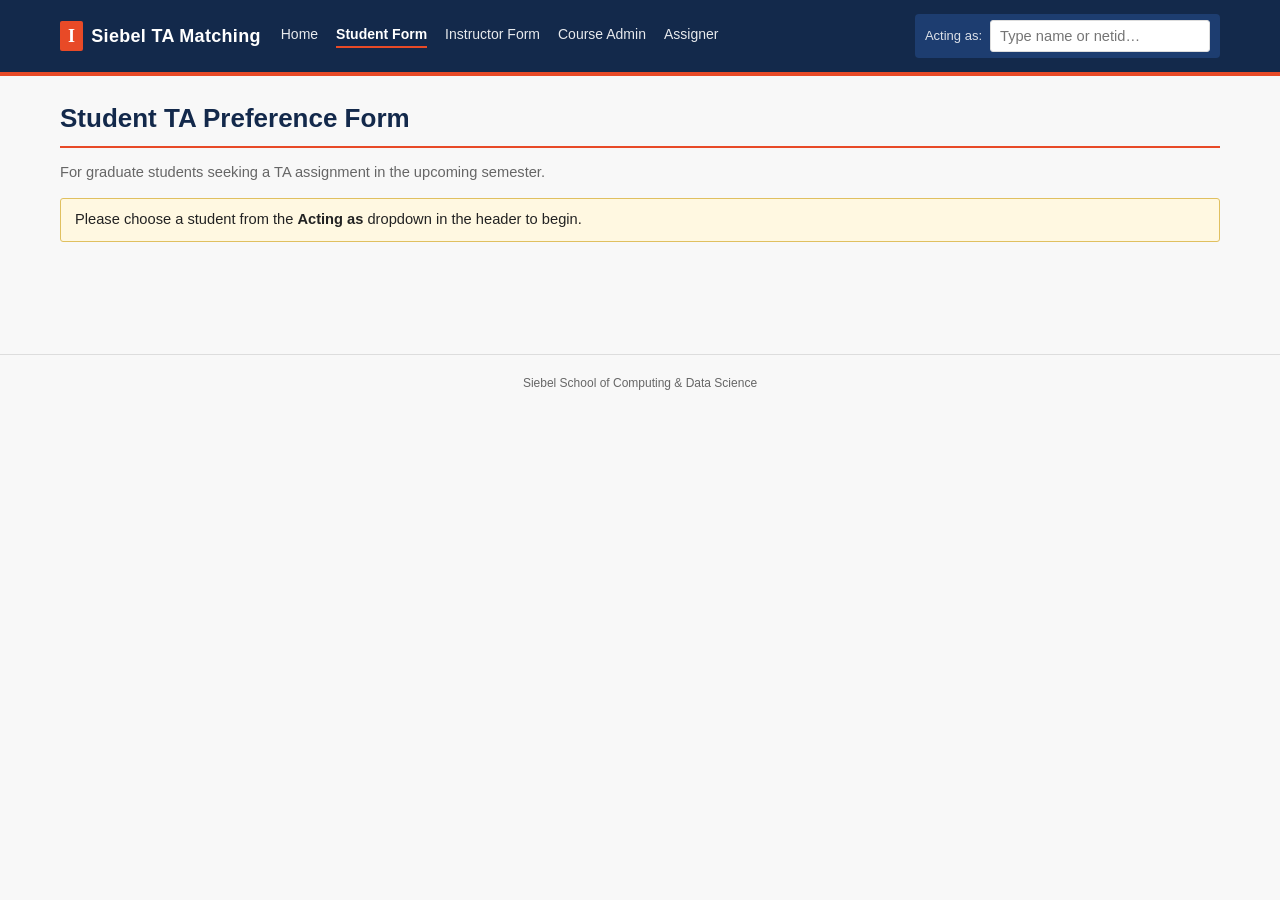
<file: student.html>
<!DOCTYPE html>
<html lang="en">
<head>
<meta charset="UTF-8" />
<title>Student TA Preference Form — Siebel School</title>
<meta name="viewport" content="width=device-width, initial-scale=1" />
<link rel="stylesheet" href="styles.css" />
<link rel="stylesheet" href="student.css" />
</head>
<body>
<div id="app-header"></div>
<main>
  <h1>Student TA Preference Form</h1>
  <p class="muted">For graduate students seeking a TA assignment in the upcoming semester.</p>

  <div id="noUser" class="banner" style="display:none">
    Please choose a student from the <b>Acting as</b> dropdown in the header to begin.
  </div>

  <div id="formArea" style="display:none">

    <!-- Page 1: About You -->
    <div class="form-page" data-page="1">
      <div class="instructions">
        <b>Instructions:</b> Please fill out the form indicating your eligibility and interest in each course
        offered in the coming semester. You should consult the list of courses and their eligibility requirements
        before filling out this form. Note that assignment is based on availability of positions and eligibility
        for teaching the course.
      </div>
      <div class="recommendations">
        <b>Recommendations:</b> Courses at the 400-level (and even some at lower levels) have explicit requirements
        and the faculty may also list preferences. If you wish to teach one of these classes and meet the requirements,
        you are strongly recommended to write to the faculty teaching the class about your interest, in advance of
        filling out this form.
      </div>

      <div class="panel">
        <h2>About you</h2>
        <div class="row">
          <div>
            <label>NetID</label>
            <input type="text" id="f_netid" readonly />
          </div>
          <div>
            <label>Full name</label>
            <input type="text" id="f_name" readonly />
          </div>
        </div>
        <div class="row">
          <div>
            <label>Thesis advisor (name)</label>
            <input type="text" id="f_advisor" placeholder="e.g. Lawrence Angrave" />
          </div>
          <div>
            <label>Research area</label>
            <select id="f_area">
              <option value="">— Select —</option>
              <option>AI</option><option>DAIS</option><option>Theory</option>
              <option>Architecture</option><option>Systems</option><option>Security</option>
              <option>Graphics</option><option>PL</option><option>SE</option>
              <option>SciComp</option><option>Parallel</option><option>Bioinformatics</option>
              <option>Robotics</option><option>General</option>
            </select>
          </div>
        </div>
        <div class="row">
          <div>
            <label>Program</label>
            <input type="text" id="f_program" readonly />
          </div>
          <div>
            <label>Eligible to TA (language exam passed if needed)?</label>
            <select id="f_eligible">
              <option value="yes">Yes</option>
              <option value="no">No</option>
              <option value="exempt">Not required</option>
            </select>
          </div>
        </div>
        <div class="row">
          <div id="phdRow">
            <label>Do you have a funding guarantee this semester?</label>
            <select id="f_guarantee">
              <option value="yes">Yes — I have a funding guarantee (PhD within year 5, or MS/MSc with guaranteed support)</option>
              <option value="no">No — I do not have a funding guarantee</option>
            </select>
          </div>
        </div>
        <label class="checkline">
          <input type="checkbox" id="f_prevTA" />
          I have <b>previously held a TA appointment at University of Illinois</b>
        </label>

        <label>Times you are <b>absolutely not available</b> (due to required courses):</label>
        <textarea id="f_unavail" placeholder="e.g. MWF 9-10am (CS 591 seminar), Tu/Th 2-3:15pm (CS 421)"></textarea>

        <label>Rate your C++ skills</label>
        <div class="radio-group" id="cppRating">
          <label><input type="radio" name="cpp" value="None" /> None</label>
          <label><input type="radio" name="cpp" value="Minimal" /> Minimal</label>
          <label><input type="radio" name="cpp" value="Basic" /> Basic</label>
          <label><input type="radio" name="cpp" value="Good" /> Good</label>
          <label><input type="radio" name="cpp" value="Very good" /> Very good</label>
          <label><input type="radio" name="cpp" value="Excellent" /> Excellent</label>
        </div>

        <label>Classes you have already TA'd here at UIUC</label>
        <table class="prior-ta" id="priorTA_table">
          <thead>
            <tr>
              <th style="width:30%">Course</th>
              <th style="width:25%">Semester</th>
              <th>Professor</th>
              <th class="actions"></th>
            </tr>
          </thead>
          <tbody></tbody>
        </table>
        <button type="button" class="btn secondary" id="priorTA_add">+ Add row</button>
      </div>
    </div><!-- end page 1 -->

    <!-- Page 2: Appointment & Availability -->
    <div class="form-page" data-page="2" style="display:none">
      <div class="panel">
        <h2>Appointment percentage preference</h2>
        <div class="radio-group">
          <label><input type="radio" name="appt" value="50only" /> I would only accept a 50% appointment and not a 25%</label>
          <label><input type="radio" name="appt" value="50pref" checked /> I prefer a 50% appointment but would accept a 25%</label>
          <label><input type="radio" name="appt" value="25pref" /> I prefer a 25% appointment but would accept a 50%</label>
          <label><input type="radio" name="appt" value="25only" /> I would only accept a 25% appointment, and not a 50%</label>
        </div>
      </div>

      <div class="panel">
        <h2>Faculty to avoid</h2>
        <label>Faculty you do <b>not</b> want to work with</label>
        <div class="row" style="align-items:flex-end">
          <select id="avoidFacSel" data-combobox></select>
          <button class="btn secondary" id="addAvoidFac" type="button" style="flex:0 0 auto">Add</button>
        </div>
        <div class="ordered-list" id="avoidFacList"></div>
      </div>
    </div><!-- end page 2 -->

    <!-- Page 3: Course Ranking -->
    <div class="form-page" data-page="3" style="display:none">
      <div class="panel">
        <h2>Course preferences</h2>
        <p class="muted">
          Courses at the 400-level or higher (marked <span class="req-tag">REQ</span>) have explicit requirements;
          the default rank for those is <b>F</b>. For lower courses, the default rank is <b>C</b>.
          Choose <b>A</b> (most desired), <b>B</b> (moderate), <b>C</b> (least preferred), or <b>F</b> (no background).
          You may rank at most <b>5</b> courses as <b>A</b>.
        </p>
        <p class="muted small">Course websites of most recent semester are also listed at <a href="https://courses.grainger.illinois.edu/" target="_blank">courses.grainger.illinois.edu</a>.</p>

        <div class="filters">
          <input type="text" id="courseFilter" class="search-input" placeholder="Filter by course id, title, or professor..." />
          <div class="filter-btns" id="filterBtns">
            <button type="button" class="filter-btn active" data-filter="all">All</button>
            <button type="button" class="filter-btn" data-filter="100-300">100–300</button>
            <button type="button" class="filter-btn" data-filter="400-500">400–500</button>
            <button type="button" class="filter-btn" data-filter="ab">I Ranked A/B</button>
            <button type="button" class="filter-btn" data-filter="prior-ta">TA/CA'd Before</button>
          </div>
          <select id="filterArea" class="search-input" style="font-size:0.9em;padding:2px 4px">
            <option value="">All Elective Research Areas</option>
            <option>AI</option><option>Architecture</option><option>Bioinformatics</option>
            <option>DAIS</option><option>General</option><option>Graphics</option>
            <option>Parallel</option><option>PL</option><option>Robotics</option>
            <option>SciComp</option><option>SE</option><option>Security</option>
            <option>Systems</option><option>Theory</option>
          </select>
        </div>

        <div style="overflow:auto; max-height:520px; border:1px solid var(--border);">
          <table class="courses" id="coursesTable">
            <thead><tr>
              <th>Course</th><th>Title / Instructor</th><th>Area</th><th>Slots</th><th>Rank<br><span id="rankSummary" class="small" style="font-weight:normal;white-space:nowrap;color:rgba(255,255,255,0.75)"></span></th>
              <th>Taken as student? <span class="small muted">(A/B only)</span></th>
              <th>Prior TA/CA?</th>
            </tr></thead>
            <tbody></tbody>
          </table>
        </div>
      </div>

      <div class="banner small">
        <b>Note:</b> Your responses generate an ordered list of classes that can be fed into the
        Stable Marriage matching algorithm.
      </div>
    </div><!-- end page 3 -->

    <!-- Page 4: Top 5 Priorities -->
    <div class="form-page" data-page="4" style="display:none">
      <div class="panel">
        <h2>Top 5 priorities</h2>
        <p class="muted small">List your top 5 courses, in order. Selections must be courses you ranked as <b>A</b> on the previous page.</p>
        <div id="topFiveContainer"></div>
      </div>
    </div><!-- end page 4 -->

    <!-- Page 5: Review & Submit -->
    <div class="form-page" data-page="5" style="display:none">
      <div class="panel">
        <h2>Review &amp; Submit</h2>
        <p class="muted">Please review your responses below before submitting.</p>
        <div id="reviewContent"></div>
      </div>
    </div><!-- end page 5 -->

    <!-- Thank you (shown after submit) -->
    <div id="thankYouArea" style="display:none">
      <div class="panel">
        <h2>Thank you!</h2>
        <p>Your TA preferences have been submitted successfully.</p>
        <p class="muted">Return to the <a href="index.html">home page</a>.</p>
      </div>
    </div>

    <!-- Page navigation bar -->
    <div class="page-nav-bar" id="pageNavBar">
      <button class="btn secondary" id="prevPageBtn">&#8592; Previous</button>
      <span id="pageIndicator" class="page-indicator">Step 1 of 5: About You</span>
      <button class="btn" id="nextPageBtn">Next &#8594;</button>
    </div>

    <div class="toolbar">
      <span id="saveStatus" class="muted"></span>
    </div>
  </div>
</main>
<div id="app-footer"></div>

<script src="app.js"></script>
<script>
let DATA = null;

(async function() {
  DATA = await loadAllData();
  ensureSeededStudentResponses(DATA);
  ensureSeededInstructorResponses(DATA);
  buildHeader('student', DATA);
  buildFooter();

  const user = getCurrentUser();
  if (!user || user.role !== 'student') {
    document.getElementById('noUser').style.display = 'block';
    if (user && user.role === 'faculty') {
      document.getElementById('noUser').innerHTML =
        `You are acting as a faculty member. Switch to a student in the <b>Acting as</b> dropdown to use this form.`;
    }
    return;
  }
  document.getElementById('formArea').style.display = 'block';
  initStudentForm(user);
})();

function abbrevName(fullName) {
  const parts = fullName.trim().split(/\s+/);
  if (parts.length < 2) return fullName;
  return parts[0][0] + '.' + parts[parts.length - 1];
}

function setupProfAutocomplete(input) {
  let dropdown = null;
  let activeIdx = -1;

  function hideDropdown() {
    if (dropdown) { dropdown.remove(); dropdown = null; }
    activeIdx = -1;
  }

  function showDropdown(matches) {
    hideDropdown();
    if (!matches.length) return;
    const rect = input.getBoundingClientRect();
    dropdown = document.createElement('div');
    dropdown.className = 'prof-ac-dropdown';
    dropdown.style.top  = (rect.bottom + 2) + 'px';
    dropdown.style.left = rect.left + 'px';
    dropdown.style.minWidth = Math.max(rect.width, 240) + 'px';
    matches.forEach((f, i) => {
      const item = document.createElement('div');
      item.className = 'prof-ac-item';
      item.textContent = `${abbrevName(f.name)} — ${f.name} (${f.netid})`;
      item.addEventListener('mousedown', e => {
        e.preventDefault();
        input.value = abbrevName(f.name);
        input.dispatchEvent(new Event('input', { bubbles: true }));
        hideDropdown();
      });
      dropdown.appendChild(item);
    });
    document.body.appendChild(dropdown);
  }

  function setActive(idx) {
    if (!dropdown) return;
    const items = dropdown.querySelectorAll('.prof-ac-item');
    items.forEach((it, i) => it.classList.toggle('ac-active', i === idx));
    activeIdx = idx;
  }

  input.addEventListener('input', () => {
    const q = input.value.toLowerCase().trim();
    if (!q) { hideDropdown(); return; }
    const matches = DATA.faculty.filter(f => {
      const parts = f.name.trim().split(/\s+/);
      const first = parts[0].toLowerCase();
      return abbrevName(f.name).toLowerCase().includes(q)
          || f.name.toLowerCase().includes(q)
          || first.includes(q)
          || f.netid.toLowerCase().includes(q);
    });
    showDropdown(matches.slice(0, 10));
  });

  input.addEventListener('keydown', e => {
    if (!dropdown) return;
    const items = dropdown.querySelectorAll('.prof-ac-item');
    if (e.key === 'ArrowDown') {
      e.preventDefault();
      setActive(Math.min(activeIdx + 1, items.length - 1));
    } else if (e.key === 'ArrowUp') {
      e.preventDefault();
      setActive(Math.max(activeIdx - 1, 0));
    } else if (e.key === 'Enter' && activeIdx >= 0) {
      e.preventDefault();
      items[activeIdx].dispatchEvent(new MouseEvent('mousedown'));
    } else if (e.key === 'Escape') {
      hideDropdown();
    }
  });

  input.addEventListener('blur', () => setTimeout(hideDropdown, 150));
}

function courseInfoUrl(course_id) {
  const m = course_id.match(/^([A-Za-z]+)(\d+)/);
  if (!m) return null;
  return `https://courses.illinois.edu/search/schedule/2026/Fall/${m[1]}/${m[2]}`;
}

function initStudentForm(user) {
  const me = DATA.students.find(s => s.netid === user.netid);

  document.getElementById('f_netid').value = me.netid;
  document.getElementById('f_name').value = me.name;
  document.getElementById('f_program').value = `${me.program} (Year ${me.year})`;

  // Pre-fill advisor/area from student record
  const adv = DATA.faculty.find(f => f.netid === me.advisor);
  document.getElementById('f_advisor').value = adv ? adv.name : '';
  document.getElementById('f_area').value = me.area;
  document.getElementById('f_guarantee').value = isGuaranteed(me) ? 'yes' : 'no';

  // Faculty dropdowns
  const facSelHTML = `<option value="">— Select faculty —</option>` +
    DATA.faculty.map(f => `<option value="${f.netid}">${f.name} (${f.netid})</option>`).join('');
  document.getElementById('avoidFacSel').innerHTML = facSelHTML;
  enhanceAllSelects();

  // Reset avoidFacSel combobox to blank
  const avoidFacSel = document.getElementById('avoidFacSel');
  const avoidFacInput = avoidFacSel.parentNode.querySelector('.combobox-input');
  function clearAvoidFac() {
    avoidFacSel.value = '';
    if (avoidFacInput) avoidFacInput.value = '';
  }
  let avoidFacPicked = false;
  avoidFacSel.addEventListener('change', () => { avoidFacPicked = true; });
  if (avoidFacInput) {
    avoidFacInput.addEventListener('focus', () => { avoidFacPicked = false; });
    avoidFacInput.addEventListener('blur', () => {
      if (!avoidFacPicked) setTimeout(clearAvoidFac, 160);
      avoidFacPicked = false;
    });
  }

  // State
  const state = {
    prefFaculty: [],
    avoidFaculty: [],
    ranks: {}, // course_id -> A|B|C|F
    taken: {}, // course_id -> {sem, prof, grade}
    topFive: [],
    reqAck: {},   // course_id -> bool
    comments: {}, // course_id -> string (max 45 chars)
  };

  // Load existing
  const saved = getStudentResponses()[me.netid];
  if (saved) {
    Object.assign(state, saved.state || {});
    // Normalize: old format was ['','','','',''] with empty strings as placeholders
    state.topFive = (state.topFive || []).filter(x => x);
  }

  function renderFacChips(target, list, warn=false) {
    const el = document.getElementById(target);
    el.innerHTML = list.length ? list.map((nid, idx) => {
      const f = DATA.faculty.find(x => x.netid === nid);
      return `<span class="chip ${warn?'warn':''}"><span class="num">${idx+1}</span> ${f?f.name:nid} <span class="x" data-nid="${nid}">×</span></span>`;
    }).join('') : '<span class="muted small">None added.</span>';
    el.querySelectorAll('.x').forEach(x => x.onclick = () => {
      const i = list.indexOf(x.dataset.nid);
      if (i >= 0) list.splice(i, 1);
      renderFacChips(target, list, warn);
      scheduleSave();
    });
  }
  renderFacChips('avoidFacList', state.avoidFaculty, true);

  document.getElementById('addAvoidFac').onclick = () => {
    const v = avoidFacSel.value;
    if (v && !state.avoidFaculty.includes(v)) {
      state.avoidFaculty.push(v);
      renderFacChips('avoidFacList', state.avoidFaculty, true);
      scheduleSave();
    }
    clearAvoidFac();
  };

  // Prior TA rows (declared here so renderRows can read it)
  let priorTARows = [];
  function normalizeCourseId(s) {
    return (s||'').toUpperCase().replace(/\s+/g, '').trim();
  }
  function priorTAFor(course_id) {
    const target = normalizeCourseId(course_id);
    return priorTARows.filter(r => normalizeCourseId(r.course) === target);
  }

  // Courses table
  const tbody = document.querySelector('#coursesTable tbody');
  function defaultRank(c) {
    return c.hasReqs ? 'F' : 'C';
  }
  function rankFor(c) {
    return state.ranks[c.course_id] || defaultRank(c);
  }

  // Build instructor lookup: course_id -> {name, email, reqs, prefs}
  function buildInstrLookup() {
    const instrResponses = getInstructorResponses();
    const lookup = {};
    for (const [key, resp] of Object.entries(instrResponses)) {
      const cid = resp.course_id || (key.split('::')[1]);
      const instrNetid = resp.instructor || (key.split('::')[0]);
      const fac = DATA.faculty.find(f => f.netid === instrNetid);
      lookup[cid] = {
        name: fac ? fac.name : instrNetid,
        email: `${instrNetid}@illinois.edu`,
        reqs: (resp.fields && resp.fields.reqs) || '',
        prefs: (resp.fields && resp.fields.prefs) || '',
        area: (resp.fields && resp.fields.area) || '',
      };
    }
    return lookup;
  }

  // Course filter state
  let activeFilter = 'all';
  function updateFilterBtns() {
    document.querySelectorAll('.filter-btn').forEach(btn => {
      btn.classList.toggle('active', btn.dataset.filter === activeFilter);
    });
  }

  function renderRows() {
    const instrLookup = buildInstrLookup();
    const filter = document.getElementById('courseFilter').value.toLowerCase();
    const areaFilter = document.getElementById('filterArea').value;
    const filtered = DATA.courses.filter(c => {
      if (c.allocTA !== 'yes') return false;
      if (filter) {
        // Text search overrides button filter — match against id, title, instructor, area
        const instr = instrLookup[c.course_id] || {};
        const haystack = `${c.course_id} ${c.title} ${instr.name || ''} ${instr.email || ''} ${c.area}`.toLowerCase();
        if (!haystack.includes(filter)) return false;
      } else {
        if (activeFilter === '100-300' && c.level > 300) return false;
        if (activeFilter === '400-500' && c.level < 400) return false;
        if (activeFilter === 'ab') {
          const r = rankFor(c);
          if (r !== 'A' && r !== 'B') return false;
        }
        if (activeFilter === 'prior-ta' && priorTAFor(c.course_id).length === 0) return false;
      }
      if (areaFilter && c.area !== areaFilter) return false;
      return true;
    });
    tbody.innerHTML = filtered.map((c, rowIdx) => {
      const rowClass = rowIdx % 2 === 0 ? 'row-even' : 'row-odd';
      const r = rankFor(c);
      const taken = state.taken[c.course_id] || {};
      const priorMatches = priorTAFor(c.course_id);
      const needsDetails = (r === 'A' || r === 'B');
      const instr = instrLookup[c.course_id];
      const instrHTML = instr
        ? `<div class="course-instr">${instr.name} &middot; <a href="mailto:${instr.email}" onclick="event.stopPropagation()">${instr.email}</a></div>`
        : '';
      const hasInstrInfo = instr && (instr.reqs || instr.prefs);
      const hasReqsInfo = hasInstrInfo || needsDetails;
      const reqAck = state.reqAck[c.course_id] || false;
      const comment = (state.comments[c.course_id] || '').replace(/"/g, '&quot;');
      const commentsInpHTML = `<b>Comments to instructor:</b> <input type="text" class="comments-inp" maxlength="60" placeholder="Optional notes (max 60 chars)" value="${comment}" style="width:280px;font-size:inherit;padding:2px 5px;border:1px solid var(--border);border-radius:3px"/>`;
      const reqAckWidget = reqAck
        ? `<span class="req-ack-done">&#10003; I've read and satisfy these requirements</span>`
        : `<label class="checkline" style="display:inline-flex;margin-top:0.3em"><input type="checkbox" class="req-ack-cb"/>&nbsp;I've read and satisfy these requirements</label>`;
      const reqPrefHTML = hasReqsInfo ? `
        <div class="req-pref-row">
          ${instr && instr.reqs ? `
            <div class="req-col">
              <div><b>Must-have Requirements:</b> ${instr.reqs}</div>
              <div style="margin-top:0.3em">${reqAckWidget}</div>
            </div>` : ''}
          <div class="pref-col">
            ${instr && instr.prefs ? `<div><b>Preferred:</b> ${instr.prefs}</div>` : ''}
            <div style="margin-top:${instr && instr.prefs ? '4px' : '0'}">${commentsInpHTML}</div>
          </div>
        </div>` : '';
      const detailHTML = hasReqsInfo ? `
        <tr class="course-detail-row ${rowClass}" data-cid="${c.course_id}">
          <td colspan="7">
            <div class="course-detail-content">
              ${reqPrefHTML}
            </div>
          </td>
        </tr>` : '';
      const infoUrl = courseInfoUrl(c.course_id);
      const extLink = infoUrl ? ` <a href="${infoUrl}" target="_blank" class="course-ext-link" onclick="event.stopPropagation()" title="View on Illinois course catalog">&#8599;</a>` : '';
      return `<tr class="course-main-row ${rowClass}" data-cid="${c.course_id}"${hasReqsInfo ? ' style="cursor:pointer"' : ''}>
        <td><span class="${c.level>=400?'lvl-400':''}">${c.course_id}</span>${extLink}${c.hasReqs?'<span class="req-tag">REQ</span>':''}</td>
        <td>
          <div>${c.title}</div>
          ${instrHTML}
        </td>
        <td><span class="muted small">${c.area !== 'N/A' ? c.area : '—'}</span></td>
        <td>${c.slots}</td>
        <td>
          <div class="grade-cell">
            ${['A','B','C','F'].map(g =>
              `<label class="g-${g}"><input type="radio" name="rank-${c.course_id}" value="${g}" ${r===g?'checked':''}/><span>${g}</span></label>`
            ).join('')}
          </div>
        </td>
        <td>
          ${needsDetails ? `
            <label class="checkline"><input type="checkbox" class="took-cb" ${taken.took?'checked':''}/> Taken</label>
            <div class="took-detail" style="display:${taken.took?'flex':'none'}">
              <span class="took-field" data-k="sem"><span class="took-val">${taken.sem||'<em class="muted small">Sem</em>'}</span><button type="button" class="took-pen" title="Edit">✏</button><input type="text" class="took-inp took-sem" style="display:none;width:70px" placeholder="e.g. Fa23" value="${taken.sem||''}"/></span>
              <span class="took-field" data-k="prof"><span class="took-val">${taken.prof||'<em class="muted small">Prof</em>'}</span><button type="button" class="took-pen" title="Edit">✏</button><input type="text" class="took-inp took-prof" style="display:none;width:120px" placeholder="Prof" value="${taken.prof||''}"/></span>
              <span class="took-field" data-k="grade"><span class="took-val">${taken.grade||'<em class="muted small">Grade</em>'}</span><button type="button" class="took-pen" title="Edit">✏</button><input type="text" class="took-inp took-grade" style="display:none;width:50px" placeholder="Grade" value="${taken.grade||''}"/></span>
            </div>` : '<span class="muted small">—</span>'}
        </td>
        <td>
          ${priorMatches.length
            ? priorMatches.map(p => {
                const bits = [p.sem, p.prof].filter(Boolean).join(' w/ ');
                return `<div class="small">✓ ${bits || 'Prior TA'}</div>`;
              }).join('')
            : '<span class="muted small">—</span>'}
        </td>
      </tr>${detailHTML}`;
    }).join('');
    // Update rank summary
    const _aCount = Object.values(state.ranks).filter(v => v === 'A').length;
    const _bCount = Object.values(state.ranks).filter(v => v === 'B').length;
    const _sumParts = [];
    if (_aCount) _sumParts.push(`${_aCount} of 5 "A"${_aCount === 1 ? '' : 's'} used`);
    if (_bCount) _sumParts.push(`${_bCount} "B"${_bCount === 1 ? '' : 's'}`);
    document.getElementById('rankSummary').textContent = _sumParts.join(', ');
    // Wire change events
    tbody.querySelectorAll('tr.course-main-row').forEach(tr => {
      const cid = tr.dataset.cid;
      tr.querySelectorAll(`input[name="rank-${cid}"]`).forEach(r => {
        r.addEventListener('change', () => {
          if (r.value !== 'F') {
            const instrData = instrLookup[cid];
            if (instrData && instrData.reqs && instrData.reqs.trim() && !state.reqAck[cid]) {
              alert(`This course has "Must-have" requirements. Please expand the course row, read the requirements, and check "I've read and satisfy these requirements" before ranking it as A, B, or C.`);
              renderRows();
              return;
            }
          }
          if (r.value === 'A') {
            const aCount = Object.entries(state.ranks).filter(([k, v]) => k !== cid && v === 'A').length;
            if (aCount >= 5) {
              alert('You already have 5 courses ranked A. Please change one of your existing A-ranked courses to a different rank before ranking another as A.');
              renderRows();
              return;
            }
          }
          state.ranks[cid] = r.value;
          if (r.value === 'A' && state.topFive.length < 5 && !state.topFive.includes(cid)) {
            state.topFive.push(cid);
          }
          renderRows();
          renderTopFive();
          scheduleSave();
        });
      });
      const detailRow = tr.nextElementSibling && tr.nextElementSibling.classList.contains('course-detail-row') ? tr.nextElementSibling : null;
      const reqAckCb = detailRow && detailRow.querySelector('.req-ack-cb');
      if (reqAckCb) reqAckCb.addEventListener('change', () => {
        if (reqAckCb.checked) {
          state.reqAck[cid] = true;
          renderRows(); // re-render to replace checkbox with permanent tick
          scheduleSave();
        }
      });
      const commentsInp = detailRow && detailRow.querySelector('.comments-inp');
      if (commentsInp) commentsInp.addEventListener('input', () => {
        state.comments[cid] = commentsInp.value;
        scheduleSave();
      });
      const tookCb = tr.querySelector('.took-cb');
      if (tookCb) tookCb.addEventListener('change', () => {
        state.taken[cid] = state.taken[cid] || {};
        state.taken[cid].took = tookCb.checked;
        tr.querySelector('.took-detail').style.display = tookCb.checked ? 'flex' : 'none';
        scheduleSave();
      });
      const phLabels = { sem: 'Sem', prof: 'Prof', grade: 'Grade' };
      tr.querySelectorAll('.took-field').forEach(field => {
        const k = field.dataset.k;
        const valEl = field.querySelector('.took-val');
        const pen   = field.querySelector('.took-pen');
        const inp   = field.querySelector('.took-inp');
        function startEdit() {
          valEl.style.display = 'none';
          pen.style.display = 'none';
          inp.style.display = '';
          inp.focus(); inp.select();
        }
        function endEdit() {
          state.taken[cid] = state.taken[cid] || {};
          state.taken[cid][k] = inp.value;
          valEl.innerHTML = inp.value || `<em class="muted small">${phLabels[k]}</em>`;
          inp.style.display = 'none';
          valEl.style.display = '';
          pen.style.display = '';
          scheduleSave();
        }
        pen.addEventListener('click', startEdit);
        valEl.addEventListener('click', startEdit);
        inp.addEventListener('blur', endEdit);
        inp.addEventListener('keydown', e => { if (e.key === 'Enter' || e.key === 'Escape') inp.blur(); });
      });
      const tookProf = tr.querySelector('.took-prof');
      if (tookProf) setupProfAutocomplete(tookProf);
    });
  }
  const courseFilterEl = document.getElementById('courseFilter');
  courseFilterEl.addEventListener('input', () => {
    if (courseFilterEl.value) {
      activeFilter = 'all';
      document.getElementById('filterArea').value = '';
      updateFilterBtns();
    }
    renderRows();
  });
  document.getElementById('filterBtns').addEventListener('click', e => {
    const btn = e.target.closest('.filter-btn');
    if (!btn) return;
    activeFilter = btn.dataset.filter;
    courseFilterEl.value = '';
    document.getElementById('filterArea').value = '';
    updateFilterBtns();
    renderRows();
  });
  document.getElementById('filterArea').addEventListener('change', renderRows);

  // Top 5
  function renderTopFive() {
    const aCourses = DATA.courses.filter(c => c.allocTA === 'yes' && state.ranks[c.course_id] === 'A');
    const container = document.getElementById('topFiveContainer');

    // Remove any entries that are no longer A-ranked
    state.topFive = state.topFive.filter(cid => aCourses.some(c => c.course_id === cid));

    if (!aCourses.length) {
      container.innerHTML = '<div class="muted small">No courses ranked A yet — go back to Course Ranking to mark your preferred courses.</div>';
      return;
    }

    const count = state.topFive.length;
    const available = aCourses.filter(c => !state.topFive.includes(c.course_id));

    let html = '<div class="top5-list">';
    if (count === 0) {
      html += '<div class="muted small">No courses added yet.</div>';
    } else {
      state.topFive.forEach((cid, idx) => {
        const c = aCourses.find(x => x.course_id === cid);
        html += `<div class="top5-item">
          <span class="top5-num">${idx + 1}.</span>
          <span class="top5-name">${cid}${c ? ' — ' + c.title : ''}</span>
          <button type="button" class="top5-btn top5-up" data-idx="${idx}" ${idx === 0 ? 'disabled' : ''} title="Move up">&uarr;</button>
          <button type="button" class="top5-btn top5-dn" data-idx="${idx}" ${idx === count - 1 ? 'disabled' : ''} title="Move down">&darr;</button>
          <button type="button" class="top5-btn top5-rm" data-idx="${idx}" title="Remove">&times;</button>
        </div>`;
      });
    }
    html += '</div>';

    if (count < 5 && available.length > 0) {
      html += `<div class="row" style="align-items:center; margin-top:6px; gap:6px">
        <select id="top5AddSel" style="flex:1">
          <option value="">— Add a course (${5 - count} slot${count === 4 ? '' : 's'} remaining) —</option>
          ${available.map(c => `<option value="${c.course_id}">${c.course_id} — ${c.title}</option>`).join('')}
        </select>
        <button type="button" class="btn secondary" id="top5AddBtn" style="flex:0 0 auto">Add</button>
      </div>`;
    } else if (count >= 5) {
      html += '<div class="muted small" style="margin-top:4px">Maximum of 5 courses reached.</div>';
    } else {
      html += '<div class="muted small" style="margin-top:4px">All A-ranked courses are already listed.</div>';
    }

    container.innerHTML = html;

    container.querySelectorAll('.top5-up').forEach(btn => {
      btn.addEventListener('click', () => {
        const i = parseInt(btn.dataset.idx, 10);
        if (i > 0) {
          [state.topFive[i - 1], state.topFive[i]] = [state.topFive[i], state.topFive[i - 1]];
          renderTopFive();
          scheduleSave();
        }
      });
    });
    container.querySelectorAll('.top5-dn').forEach(btn => {
      btn.addEventListener('click', () => {
        const i = parseInt(btn.dataset.idx, 10);
        if (i < state.topFive.length - 1) {
          [state.topFive[i], state.topFive[i + 1]] = [state.topFive[i + 1], state.topFive[i]];
          renderTopFive();
          scheduleSave();
        }
      });
    });
    container.querySelectorAll('.top5-rm').forEach(btn => {
      btn.addEventListener('click', () => {
        state.topFive.splice(parseInt(btn.dataset.idx, 10), 1);
        renderTopFive();
        scheduleSave();
      });
    });
    const addBtn = container.querySelector('#top5AddBtn');
    if (addBtn) {
      addBtn.addEventListener('click', () => {
        const sel = container.querySelector('#top5AddSel');
        const v = sel && sel.value;
        if (v && state.topFive.length < 5 && !state.topFive.includes(v)) {
          state.topFive.push(v);
          renderTopFive();
          scheduleSave();
        }
      });
    }
  }

  renderRows();
  renderTopFive();

  // Prior TA table
  const priorTbody = document.querySelector('#priorTA_table tbody');
  function renderPriorTA() {
    if (!priorTARows.length) {
      priorTbody.innerHTML = `<tr><td colspan="4" class="muted small" style="text-align:center; padding:8px">No classes added. Click "+ Add row" to begin.</td></tr>`;
      return;
    }
    priorTbody.innerHTML = priorTARows.map((row, i) => `
      <tr>
        <td><input type="text" data-idx="${i}" data-k="course" value="${(row.course||'').replace(/"/g,'&quot;')}" placeholder="e.g. CS 225" /></td>
        <td><input type="text" data-idx="${i}" data-k="sem" value="${(row.sem||'').replace(/"/g,'&quot;')}" placeholder="e.g. Fa23" /></td>
        <td><input type="text" data-idx="${i}" data-k="prof" value="${(row.prof||'').replace(/"/g,'&quot;')}" placeholder="e.g. L.Angrave" /></td>
        <td class="actions"><button type="button" class="row-del" data-idx="${i}" title="Delete row">×</button></td>
      </tr>
    `).join('');
    priorTbody.querySelectorAll('input').forEach(inp => {
      inp.addEventListener('input', () => {
        const idx = parseInt(inp.dataset.idx, 10);
        priorTARows[idx][inp.dataset.k] = inp.value;
        renderRows();
        scheduleSave();
      });
    });
    priorTbody.querySelectorAll('input[data-k="prof"]').forEach(inp => setupProfAutocomplete(inp));
    priorTbody.querySelectorAll('button.row-del').forEach(btn => {
      btn.addEventListener('click', () => {
        priorTARows.splice(parseInt(btn.dataset.idx, 10), 1);
        renderPriorTA();
        renderRows();
        scheduleSave();
      });
    });
  }
  document.getElementById('priorTA_add').addEventListener('click', () => {
    priorTARows.push({ course: '', sem: '', prof: '' });
    renderPriorTA();
    const inputs = priorTbody.querySelectorAll('tr:last-child input');
    if (inputs.length) inputs[0].focus();
    scheduleSave();
  });

  // Restore form scalars
  if (saved && saved.fields) {
    const f = saved.fields;
    if (f.area) document.getElementById('f_area').value = f.area;
    if (f.eligible) document.getElementById('f_eligible').value = f.eligible;
    if (f.guarantee) document.getElementById('f_guarantee').value = f.guarantee;
    if (f.unavail) document.getElementById('f_unavail').value = f.unavail;
    if (Array.isArray(f.priorTARows)) {
      priorTARows = f.priorTARows.map(r => ({ course: r.course||'', sem: r.sem||'', prof: r.prof||'' }));
    }
    if (typeof f.prevTA === 'boolean') document.getElementById('f_prevTA').checked = f.prevTA;
    if (f.cpp) {
      const r = document.querySelector(`input[name="cpp"][value="${f.cpp}"]`);
      if (r) r.checked = true;
    }
    if (f.appt) {
      const r = document.querySelector(`input[name="appt"][value="${f.appt}"]`);
      if (r) r.checked = true;
    }
  }
  renderPriorTA();
  renderRows();

  // Auto-save disabled — data is saved on explicit Submit.
  // To re-enable, uncomment the body of scheduleSave.
  let saveTimer = null;
  function scheduleSave() {
    // clearTimeout(saveTimer);
    // saveTimer = setTimeout(doSave, 1000);
  }
  function doSave() {
    const fields = {
      advisor: document.getElementById('f_advisor').value,
      area: document.getElementById('f_area').value,
      eligible: document.getElementById('f_eligible').value,
      guarantee: document.getElementById('f_guarantee').value,
      unavail: document.getElementById('f_unavail').value,
      cpp: (document.querySelector('input[name="cpp"]:checked')||{}).value || '',
      priorTARows: priorTARows.filter(r => (r.course||r.sem||r.prof||'').trim()),
      prevTA: document.getElementById('f_prevTA').checked,
      appt: (document.querySelector('input[name="appt"]:checked')||{}).value || '50pref',
    };
    saveStudentResponse(me.netid, { fields, state });
    const st = document.getElementById('saveStatus');
    st.textContent = 'Saved ✓ ' + new Date().toLocaleTimeString();
    st.style.color = 'var(--good)';
  }

  // Wire fields — calls scheduleSave (no-op while auto-save is disabled)
  ['f_advisor','f_area','f_eligible','f_guarantee','f_unavail','f_prevTA'].forEach(id => {
    const el = document.getElementById(id);
    el.addEventListener('input', scheduleSave);
    el.addEventListener('change', scheduleSave);
  });
  document.querySelectorAll('input[name="cpp"], input[name="appt"]').forEach(r => {
    r.addEventListener('change', scheduleSave);
  });

  // ── Paging ──────────────────────────────────────────────────────────────────

  const PAGE_NAMES = ['About You', 'Appointment & Availability', 'Course Ranking', 'Top 5 Priorities', 'Review & Submit'];
  let currentPage = 1;

  function showPage(n) {
    document.querySelectorAll('#formArea .form-page').forEach(p => {
      p.style.display = (+p.dataset.page === n) ? '' : 'none';
    });
    currentPage = n;
    document.getElementById('pageIndicator').textContent = `Step ${n} of 5: ${PAGE_NAMES[n - 1]}`;
    const prevBtn = document.getElementById('prevPageBtn');
    const nextBtn = document.getElementById('nextPageBtn');
    prevBtn.style.visibility = n === 1 ? 'hidden' : 'visible';
    if (n === 5) {
      nextBtn.textContent = 'Submit';
      nextBtn.classList.add('primary');
      renderReview();
    } else {
      nextBtn.textContent = 'Next →';
      nextBtn.classList.remove('primary');
    }
    if (n === 4) renderTopFive();
    window.scrollTo(0, 0);
  }

  document.getElementById('prevPageBtn').addEventListener('click', () => {
    if (currentPage > 1) showPage(currentPage - 1);
  });

  document.getElementById('nextPageBtn').addEventListener('click', () => {
    if (currentPage < 5) {
      showPage(currentPage + 1);
    } else {
      doSave();
      document.getElementById('pageNavBar').style.display = 'none';
      document.querySelectorAll('#formArea .form-page').forEach(p => p.style.display = 'none');
      document.getElementById('thankYouArea').style.display = 'block';
      const st = document.getElementById('saveStatus');
      st.textContent = 'Submitted ✓ ' + new Date().toLocaleTimeString();
      st.style.color = 'var(--good)';
    }
  });

  function renderReview() {
    const el = document.getElementById('reviewContent');
    const cpp = (document.querySelector('input[name="cpp"]:checked') || {}).value || '—';
    const appt = (document.querySelector('input[name="appt"]:checked') || {}).value || '50pref';
    const apptLabels = {
      '50only': '50% only (will not accept 25%)',
      '50pref': '50% preferred, 25% acceptable',
      '25pref': '25% preferred, 50% acceptable',
      '25only': '25% only (will not accept 50%)',
    };
    const aRanked = DATA.courses.filter(c => c.allocTA === 'yes' && state.ranks[c.course_id] === 'A');
    const bRanked = DATA.courses.filter(c => c.allocTA === 'yes' && state.ranks[c.course_id] === 'B');
    const avoidNames = state.avoidFaculty.map(nid => {
      const f = DATA.faculty.find(x => x.netid === nid);
      return f ? f.name : nid;
    });
    const priorRows = priorTARows.filter(r => r.course || r.sem || r.prof);

    el.innerHTML = `
      <table class="review-table">
        <tr><th>NetID</th><td>${me.netid}</td></tr>
        <tr><th>Name</th><td>${me.name}</td></tr>
        <tr><th>Program</th><td>${me.program} Year ${me.year}</td></tr>
        <tr><th>Advisor</th><td>${document.getElementById('f_advisor').value || '<em class="muted">Not set</em>'}</td></tr>
        <tr><th>Research area</th><td>${document.getElementById('f_area').value || '—'}</td></tr>
        <tr><th>TA eligible</th><td>${document.getElementById('f_eligible').value}</td></tr>
        <tr><th>Funding guarantee</th><td>${document.getElementById('f_guarantee').value === 'yes' ? 'Yes' : 'No'}</td></tr>
        <tr><th>Previously TA'd at UIUC</th><td>${document.getElementById('f_prevTA').checked ? 'Yes' : 'No'}</td></tr>
        ${priorRows.length ? `<tr><th>Prior TA positions</th><td>${priorRows.map(r => [r.course, r.sem, r.prof ? '('+r.prof+')' : ''].filter(Boolean).join(' ')).join('; ')}</td></tr>` : ''}
        <tr><th>Unavailable times</th><td>${document.getElementById('f_unavail').value || '<em class="muted">None stated</em>'}</td></tr>
        <tr><th>C++ skills</th><td>${cpp}</td></tr>
        <tr><th>Appointment preference</th><td>${apptLabels[appt] || appt}</td></tr>
        <tr><th>Faculty to avoid</th><td>${avoidNames.length ? avoidNames.join(', ') : 'None'}</td></tr>
        <tr><th>A-ranked courses (${aRanked.length})</th><td>${aRanked.map(c => c.course_id).join(', ') || '<em class="muted">None</em>'}</td></tr>
        <tr><th>B-ranked courses (${bRanked.length})</th><td>${bRanked.map(c => c.course_id).join(', ') || '<em class="muted">None</em>'}</td></tr>
        <tr><th>Top 5 priorities</th><td>${state.topFive.length ? state.topFive.map((cid, i) => `${i+1}. ${cid}`).join(', ') : '<em class="muted">None set</em>'}</td></tr>
      </table>
    `;
  }

  showPage(1);
}
</script>
</body>
</html>
</file>
<file: styles.css>
/* Siebel School / Illinois colors */
:root {
  --illinois-orange: #E84A27;
  --illinois-blue: #13294B;
  --illinois-blue-light: #1D3D70;
  --bg: #F8F8F8;
  --panel: #FFFFFF;
  --border: #DDDDDD;
  --text: #222222;
  --muted: #666666;
  --accent: #FF6B3D;
  --good: #1F7A3A;
  --warn: #B8860B;
}

* { box-sizing: border-box; }

body {
  margin: 0;
  font-family: -apple-system, "Segoe UI", Helvetica, Arial, sans-serif;
  background: var(--bg);
  color: var(--text);
  line-height: 1.45;
}

.topbar {
  background: var(--illinois-blue);
  color: #fff;
  padding: 0;
  border-bottom: 4px solid var(--illinois-orange);
}
.topbar-inner {
  max-width: 1200px;
  margin: 0 auto;
  display: flex;
  align-items: center;
  padding: 14px 20px;
  gap: 20px;
}
.brand {
  font-weight: 700;
  font-size: 18px;
  letter-spacing: 0.3px;
}
.brand .block-i {
  display: inline-block;
  background: var(--illinois-orange);
  color: white;
  padding: 2px 8px;
  margin-right: 8px;
  font-family: Georgia, serif;
  font-weight: 900;
  border-radius: 2px;
}
.topnav {
  display: flex;
  gap: 18px;
  flex: 1;
}
.topnav a {
  color: #fff;
  text-decoration: none;
  font-size: 14px;
  opacity: 0.9;
}
.topnav a:hover { opacity: 1; text-decoration: underline; }
.topnav a.active { font-weight: 700; opacity: 1; border-bottom: 2px solid var(--illinois-orange); padding-bottom: 2px; }

.user-switch {
  display: flex;
  align-items: center;
  gap: 8px;
  font-size: 13px;
  background: var(--illinois-blue-light);
  padding: 6px 10px;
  border-radius: 4px;
}
.user-switch select {
  background: #fff;
  border: 1px solid var(--border);
  padding: 4px 6px;
  border-radius: 3px;
  font-size: 13px;
  min-width: 200px;
}
.user-switch .who {
  color: #fff;
  opacity: 0.85;
}

main {
  max-width: 1200px;
  margin: 24px auto;
  padding: 0 20px 60px;
}

h1 {
  font-size: 26px;
  color: var(--illinois-blue);
  margin: 0 0 6px;
  border-bottom: 2px solid var(--illinois-orange);
  padding-bottom: 8px;
}
h2 {
  font-size: 18px;
  color: var(--illinois-blue);
  margin-top: 28px;
  margin-bottom: 8px;
}
.panel > h2:first-child,
.panel > label:first-child { margin-top: 0; }
h3 { font-size: 15px; margin: 16px 0 6px; color: var(--illinois-blue); }

.instructions, .recommendations {
  background: var(--panel);
  border-left: 4px solid var(--illinois-orange);
  padding: 12px 16px;
  margin: 12px 0;
  font-size: 11pt;
}
.recommendations { border-left-color: var(--illinois-blue-light); }

.panel {
  background: var(--panel);
  border: 1px solid var(--border);
  padding: 18px 22px;
  margin: 16px 0;
  border-radius: 4px;
}

label { display: block; font-weight: 600; margin: 10px 0 4px; font-size: 11pt; }
input[type=text], input[type=email], select, textarea {
  width: 100%;
  padding: 7px 9px;
  border: 1px solid var(--border);
  border-radius: 3px;
  font-size: 11pt;
  font-family: inherit;
}
textarea { min-height: 70px; resize: vertical; }
.row { display: flex; gap: 16px; flex-wrap: wrap; }
.row > * { flex: 1; min-width: 200px; }

.checkline { display: flex; align-items: center; gap: 8px; margin: 6px 0; font-weight: 400; }
.checkline input { width: auto; }

.radio-group { display: flex; flex-direction: column; gap: 4px; }
.radio-group label { font-weight: 400; display: flex; align-items: center; gap: 8px; margin: 2px 0; }
.radio-group input { width: auto; }

.btn {
  background: var(--illinois-orange);
  color: white;
  border: none;
  padding: 10px 22px;
  font-size: 15px;
  font-weight: 600;
  border-radius: 3px;
  cursor: pointer;
}
.btn:hover { background: #c43e1f; }
.btn.secondary {
  background: var(--illinois-blue);
}
.btn.secondary:hover { background: var(--illinois-blue-light); }
.btn.ghost {
  background: transparent;
  color: var(--illinois-blue);
  border: 1px solid var(--illinois-blue);
}

.toolbar { display: flex; gap: 8px; margin: 16px 0; flex-wrap: wrap; }

table.courses {
  width: 100%;
  border-collapse: collapse;
  font-size: 11pt;
  background: #fff;
}
table.courses th, table.courses td {
  text-align: left;
  padding: 6px 8px;
  border-bottom: 1px solid var(--border);
  vertical-align: middle;
}
table.courses th {
  background: var(--illinois-blue);
  color: white;
  position: sticky;
  top: 0;
  font-weight: 600;
}
table.courses tr:nth-child(even) { background: #FBFBFB; }
table.courses tr:hover { background: #FFF6F2; }

.grade-cell { display: flex; gap: 2px; }
.grade-cell label {
  font-weight: 400;
  margin: 0;
  cursor: pointer;
  padding: 2px 6px;
  border: 1px solid var(--border);
  border-radius: 3px;
  font-size: 11pt;
  background: #fff;
}
.grade-cell input { display: none; }
.grade-cell input:checked + span { font-weight: 800; }
.grade-cell label.g-A:has(input:checked) { background: #1F7A3A; color: #fff; border-color: #1F7A3A; }
.grade-cell label.g-B:has(input:checked) { background: #4A8BC2; color: #fff; border-color: #4A8BC2; }
.grade-cell label.g-C:has(input:checked) { background: #E0A030; color: #fff; border-color: #E0A030; }
.grade-cell label.g-F:has(input:checked) { background: #B33A2C; color: #fff; border-color: #B33A2C; }

.req-tag {
  display: inline-block;
  background: var(--illinois-orange);
  color: white;
  font-size: 11pt;
  padding: 1px 5px;
  border-radius: 2px;
  margin-left: 6px;
  vertical-align: middle;
}
.lvl-400 { color: var(--illinois-blue); font-weight: 600; }

.ordered-list {
  background: #fff;
  border: 1px dashed var(--border);
  padding: 10px;
  min-height: 60px;
  margin: 6px 0;
}
.chip {
  display: inline-flex;
  align-items: center;
  gap: 6px;
  background: var(--illinois-blue);
  color: white;
  padding: 4px 8px;
  margin: 3px;
  border-radius: 14px;
  font-size: 11pt;
}
.chip.warn { background: #B33A2C; }
.chip .x { cursor: pointer; font-weight: bold; }
.chip .num { background: rgba(255,255,255,0.25); padding: 0 5px; border-radius: 8px; font-size: 11pt; }
.chip .mv-btn { cursor: pointer; font-size: 11pt; opacity: 0.8; padding: 0 2px; }
.chip .mv-btn:hover { opacity: 1; }
.chip .mv-dis { opacity: 0.3; cursor: default; pointer-events: none; }

@keyframes chip-flash {
  0%   { background: #f59e0b; box-shadow: 0 0 0 3px rgba(245,158,11,0.5); transform: scale(1.08); }
  70%  { background: #f59e0b; box-shadow: 0 0 0 2px rgba(245,158,11,0.2); transform: scale(1.03); }
  100% { background: var(--illinois-blue); box-shadow: none; transform: scale(1); }
}
.chip.chip-moved { animation: chip-flash 0.45s ease-out forwards; }

.form-tabs {
  display: flex;
  gap: 0;
  margin: 1.2rem 0 0;
  border-bottom: 2px solid var(--border);
}
.form-tab-btn {
  padding: 10px 26px;
  border: none;
  background: none;
  font-size: 15px;
  font-weight: 600;
  cursor: pointer;
  color: #666;
  border-bottom: 3px solid transparent;
  margin-bottom: -2px;
  transition: color 0.15s, border-color 0.15s;
  border-radius: 4px 4px 0 0;
}
.form-tab-btn.active { color: var(--primary); border-bottom-color: var(--primary); }
.form-tab-btn:hover:not(.active) { color: var(--text); background: rgba(0,0,0,0.03); }
.tab-section { animation: tab-fade 0.18s ease-out; }
@keyframes tab-fade { from { opacity: 0; transform: translateY(4px); } to { opacity: 1; transform: none; } }

.search-input { max-width: 280px; }
.filters { display: flex; gap: 12px; align-items: center; margin-bottom: 10px; flex-wrap: wrap; }
.filters label { font-weight: 400; display: flex; align-items: center; gap: 6px; margin: 0; }

.hero {
  background: linear-gradient(135deg, var(--illinois-blue) 0%, var(--illinois-blue-light) 100%);
  color: white;
  padding: 32px;
  border-radius: 4px;
  margin-bottom: 18px;
}
.hero h1 { color: white; border-bottom: none; padding-bottom: 0; }
.hero p { font-size: 15px; opacity: 0.95; max-width: 700px; }
.card-grid { display: grid; grid-template-columns: 1fr 1fr; gap: 16px; }
.card {
  background: var(--panel);
  border: 1px solid var(--border);
  padding: 22px;
  border-radius: 4px;
  border-top: 4px solid var(--illinois-orange);
}
.card h2 { margin-top: 0; }
.card p { font-size: 14px; color: var(--muted); }

.banner {
  background: #FFF8E1;
  border: 1px solid #E0C060;
  padding: 10px 14px;
  border-radius: 3px;
  font-size: 11pt;
  margin: 12px 0;
}
.banner.good {
  background: #E8F5EC;
  border-color: #1F7A3A;
  color: #14512A;
}

.smart-hints {
  background: #EEF4FB;
  border-left: 3px solid var(--illinois-blue-light);
  padding: 8px 12px;
  font-size: 11pt;
  color: var(--illinois-blue);
  margin: 4px 0;
}
.smart-hints b { color: var(--illinois-orange); }

/* Combobox (typeahead-enhanced select) */
.combobox {
  position: relative;
  display: inline-block;
  vertical-align: middle;
}
.combobox.cb-block { display: block; }
.combobox-input {
  width: 100%;
  min-width: 220px;
  padding: 7px 9px;
  border: 1px solid var(--border);
  border-radius: 3px;
  font-size: 11pt;
  font-family: inherit;
  background: #fff;
}
.combobox-input:focus {
  outline: 2px solid var(--illinois-orange);
  outline-offset: -1px;
}
.combobox-popup {
  position: absolute;
  top: calc(100% + 2px);
  left: 0;
  right: 0;
  min-width: 260px;
  max-height: 320px;
  overflow-y: auto;
  background: #fff;
  border: 1px solid var(--illinois-blue);
  border-radius: 3px;
  box-shadow: 0 6px 16px rgba(0,0,0,0.18);
  z-index: 1000;
  font-size: 11pt;
}
.combobox-group {
  background: var(--illinois-blue);
  color: #fff;
  padding: 4px 10px;
  font-weight: 600;
  font-size: 11pt;
  letter-spacing: 0.6px;
  text-transform: uppercase;
  position: sticky;
  top: 0;
}
.combobox-item {
  padding: 6px 10px;
  cursor: pointer;
  border-bottom: 1px solid #F0F0F0;
  color: #111;
}
.combobox-item:hover,
.combobox-item.active {
  background: var(--illinois-blue);
  color: #fff;
}
.combobox-item mark {
  background: #FFE08A;
  color: #111;
  padding: 0 2px;
  font-weight: 700;
  border-radius: 2px;
}
.combobox-item.active mark,
.combobox-item:hover mark {
  background: var(--illinois-orange);
  color: #fff;
}
.combobox-empty {
  padding: 8px 10px;
  color: var(--muted);
  font-style: italic;
}

/* Header combobox lives on dark blue bar — keep it readable */
.user-switch .combobox-input { min-width: 220px; }

/* Currently-editing course display */
.current-course-display {
  font-size: 15px;
  font-weight: 700;
  color: var(--illinois-blue);
  padding: 6px 0 7px;
  border-bottom: 2px solid var(--illinois-orange);
  min-height: 34px;
}

/* My Courses nav table */
table.course-nav-table {
  width: 100%;
  border-collapse: collapse;
  font-size: 11pt;
}
table.course-nav-table th {
  background: var(--illinois-blue);
  color: #fff;
  font-weight: 600;
  font-size: 11pt;
  padding: 7px 11px;
  text-align: left;
}
table.course-nav-table td {
  padding: 9px 11px;
  border-bottom: 1px solid var(--border);
  vertical-align: middle;
}
table.course-nav-table tbody tr:last-child td { border-bottom: none; }
.cnav-row {
  cursor: pointer;
  transition: background 0.1s;
}
.cnav-row:hover td { background: #FFF3EE; }
.cnav-active td {
  background: #EEF3FA !important;
  border-left: 3px solid var(--illinois-orange);
}
.cnav-active td:not(:first-child) { border-left: none; }
.cnav-active td:first-child { border-left: 3px solid var(--illinois-orange); padding-left: 9px; }
.cnav-cid { font-weight: 700; color: var(--illinois-blue); white-space: nowrap; }
.cnav-center { text-align: center; }
.cnav-badge {
  display: inline-block;
  padding: 3px 10px;
  border-radius: 10px;
  font-size: 11pt;
  font-weight: 600;
}
.cnav-started { background: #E2F3E8; color: #1A6B32; }
.cnav-empty   { background: #F2F2F2; color: #999; }
.cnav-status  { white-space: normal; min-width: 180px; }
.cnav-warn {
  display: block;
  font-size: 11pt;
  color: #92500A;
  background: #FEF3CD;
  border-left: 3px solid #E0A030;
  padding: 2px 7px;
  margin: 2px 0;
  border-radius: 0 4px 4px 0;
}

/* Preferred-student table */
.pref-table-wrap {
  border-radius: 6px;
  overflow: hidden;
  box-shadow: 0 1px 6px rgba(0,0,0,0.09), 0 0 0 1px var(--border);
  margin: 10px 0;
}
table.pref-table {
  width: 100%;
  border-collapse: collapse;
  font-size: 11pt;
  background: #fff;
}
table.pref-table th, table.pref-table td {
  text-align: left;
  padding: 7px 11px;
  border-bottom: 1px solid var(--border);
  vertical-align: middle;
  white-space: nowrap;
}
table.pref-table th {
  background: var(--illinois-blue);
  color: white;
  font-weight: 700;
  font-size: 11pt;
  text-transform: uppercase;
  letter-spacing: 0.5px;
  vertical-align: bottom;
  padding-top: 10px;
  padding-bottom: 9px;
}
table.pref-table th .th-sub {
  display: block;
  font-weight: 400;
  font-size: 11pt;
  letter-spacing: 0.2px;
  text-transform: none;
  opacity: 0.72;
  margin-top: 2px;
}
table.pref-table tbody tr:last-child td { border-bottom: none; }
table.pref-table tbody tr:nth-child(even) td { background: #F7F9FC; }
table.pref-table tbody tr:hover td { background: #FFF3EE; transition: background 0.1s; }

/* Position column */
table.pref-table td.col-pos {
  text-align: center;
  width: 36px;
  font-size: 16px;
  font-weight: 700;
  color: var(--illinois-orange);
  padding-right: 6px;
}

/* Name column */
table.pref-table td.col-name { white-space: normal; min-width: 150px; }
table.pref-table .stu-name { font-weight: 600; color: var(--illinois-blue); font-size: 11pt; }
table.pref-table .stu-nid  { font-size: 11pt; color: var(--muted); margin-top: 1px; }

/* Program badges */
table.pref-table .prog-badge {
  display: inline-block;
  padding: 2px 8px;
  border-radius: 10px;
  font-size: 11pt;
  font-weight: 600;
  letter-spacing: 0.2px;
}
table.pref-table .prog-phd { background: #1D3D70; color: #fff; }
table.pref-table .prog-ms  { background: #2A6E55; color: #fff; }
table.pref-table .prog-msc { background: #2A6E55; color: #fff; }

/* Guarantee badge */
table.pref-table .guar-yes {
  display: inline-block;
  background: #E6F4EC;
  color: #1A6B32;
  padding: 2px 8px;
  border-radius: 10px;
  font-size: 11pt;
  font-weight: 700;
}
table.pref-table .guar-no { color: #ccc; }

/* Taken / TA'd badges */
table.pref-table .check-yes {
  display: inline-block;
  background: #E6F4EC;
  color: #1A6B32;
  padding: 2px 8px;
  border-radius: 10px;
  font-size: 11pt;
  font-weight: 600;
  cursor: default;
}
table.pref-table .check-no { color: #ccc; }

/* Student-rank badges */
table.pref-table td.col-rank { text-align: center; }
table.pref-table .rank-badge {
  display: inline-block;
  padding: 3px 11px;
  border-radius: 12px;
  font-size: 11pt;
  font-weight: 700;
  min-width: 30px;
  text-align: center;
}
table.pref-table .rank-A { background: #E2F3E8; color: #1A6B32; }
table.pref-table .rank-B { background: #E0ECFB; color: #1D4DA8; }
table.pref-table .rank-C { background: #FEF3CD; color: #92700A; }
table.pref-table .rank-D { background: #F2F2F2; color: #999; }

/* Move buttons */
table.pref-table .mv-btn {
  background: #fff;
  border: 1px solid #d0d5de;
  border-radius: 4px;
  cursor: pointer;
  font-size: 11pt;
  padding: 3px 7px;
  line-height: 1;
  color: var(--illinois-blue);
  transition: background 0.12s, color 0.12s, border-color 0.12s;
}
table.pref-table .mv-btn:hover:not(:disabled) {
  background: var(--illinois-blue);
  color: #fff;
  border-color: var(--illinois-blue);
}
table.pref-table .mv-btn:disabled { opacity: 0.18; cursor: default; }

/* Remove button */
table.pref-table .x-btn {
  background: none;
  border: none;
  color: #ccc;
  cursor: pointer;
  font-size: 18px;
  font-weight: 300;
  padding: 0 4px;
  line-height: 1;
  transition: color 0.12s;
}
table.pref-table .x-btn:hover { color: #B33A2C; }

@keyframes row-flash {
  0%   { background: #fde68a !important; }
  60%  { background: #fde68a !important; }
  100% { background: inherit; }
}
table.pref-table tr.row-moved td { animation: row-flash 0.5s ease-out forwards; }

footer {
  text-align: center;
  padding: 20px;
  color: var(--muted);
  font-size: 12px;
  border-top: 1px solid var(--border);
  margin-top: 40px;
}

.muted { color: var(--muted); font-size: 11pt; }
.small { font-size: 11pt; }

@media (max-width: 700px) {
  .card-grid { grid-template-columns: 1fr; }
  .topbar-inner { flex-wrap: wrap; }
}

/* ── Paged form navigation (shared by student.html and instructor.html) ── */
.page-nav-bar {
  display: flex;
  align-items: center;
  justify-content: space-between;
  padding: 1rem 0;
  margin-top: 1rem;
  border-top: 2px solid var(--border);
  gap: 1rem;
}
.page-indicator {
  font-size: 0.95em;
  color: var(--illinois-blue);
  font-weight: 600;
  text-align: center;
  flex: 1;
}

/* ── Review table (shared by student.html and instructor.html) ── */
.review-table {
  width: 100%;
  border-collapse: collapse;
  font-size: 11pt;
  margin-bottom: 0.5rem;
}
.review-table th, .review-table td {
  padding: 6px 10px;
  border: 1px solid var(--border);
  text-align: left;
  vertical-align: top;
}
.review-table th {
  background: #f3f3f3;
  width: 35%;
  font-weight: 600;
  color: var(--illinois-blue);
}
.review-course-block {
  margin-top: 1rem;
}
.review-course-title {
  font-weight: 600;
  color: var(--illinois-blue);
  margin-bottom: 0.4rem;
  font-size: 1.05em;
}
</file>
<file: course.css>
table.courses { width: 100%; border-collapse: collapse; font-size: 14px; }
  table.courses th, table.courses td { padding: 6px 8px; border-bottom: 1px solid #eee; text-align: left; vertical-align: middle; }
  table.courses thead th { background: #f5f5f5; position: sticky; top: 0; }
  table.courses input[type=number] { width: 70px; padding: 4px; }
  .alloc-yes { color: #1a7a36; font-weight: 600; }
  .alloc-no  { color: #999; }
  .locked    { color: #999; font-style: italic; font-size: 12px; }
  tr.dim td { background: #fafafa; color: #888; }
</file>
<file: instructor.css>
.stu-meta {
  font-size: 11pt;
  color: var(--muted);
  margin-top: 2px;
  line-height: 1.3;
}
.stu-meta-lbl {
  font-weight: 600;
  color: var(--illinois-blue);
  margin-right: 0.2em;
}

.thesis-table {
  width: 100%;
  border-collapse: collapse;
  font-size: 11pt;
  margin-top: 0.4rem;
}
.thesis-table th {
  text-align: left;
  font-weight: 600;
  padding: 0.35rem 0.5rem;
  border-bottom: 2px solid var(--border);
  white-space: nowrap;
  color: var(--illinois-blue);
}
.thesis-table td {
  padding: 0.3rem 0.4rem;
  border-bottom: 1px solid var(--border);
  vertical-align: middle;
}
.thesis-table tr:last-child td {
  border-bottom: none;
}
.thesis-input {
  width: 100%;
  box-sizing: border-box;
  padding: 0.3rem 0.4rem;
  border: 1px solid var(--border);
  border-radius: 4px;
  font-size: 11pt;
}
.thesis-input:focus, .thesis-select:focus {
  outline: 2px solid var(--primary);
  border-color: var(--primary);
}
.thesis-year {
  width: 5rem;
}
.thesis-select {
  padding: 0.3rem 0.4rem;
  border: 1px solid var(--border);
  border-radius: 4px;
  font-size: 11pt;
}
.thesis-del {
  background: none;
  border: none;
  color: var(--muted);
  font-size: 1.1em;
  cursor: pointer;
  padding: 0.1rem 0.3rem;
  border-radius: 3px;
}
.thesis-del:hover {
  color: var(--danger, #c00);
  background: #fee;
}

.add-course-form {
  margin-top: 1.25rem;
  border-top: 1px solid var(--border);
  padding-top: 1rem;
}
.add-course-form h3 {
  margin: 0 0 0.4rem;
  font-size: 1rem;
}
.cnav-input {
  padding: 0.35rem 0.45rem;
  border: 1px solid var(--border);
  border-radius: 4px;
  font-size: 11pt;
  box-sizing: border-box;
}
.cnav-input:focus {
  outline: 2px solid var(--primary);
  border-color: var(--primary);
}
.cnav-slots-warn {
  margin-top: 0.25rem;
  font-size: 11pt;
  color: var(--danger, #c00);
  max-width: 12rem;
  line-height: 1.3;
}
.req-badge {
  font-size: 11pt;
  font-weight: 600;
  color: var(--danger, #c00);
  text-transform: uppercase;
  letter-spacing: 0.03em;
}
.cnav-missing {
  display: inline-block;
  padding: 1px 7px;
  border-radius: 3px;
  font-size: 11pt;
  font-weight: 600;
  background: #fde;
  color: #a00;
  border: 1px solid #e8b;
}
</file>
<file: student.css>
.course-instr {
  font-size: 11pt;
  color: var(--muted);
  margin-top: 2px;
}
.course-instr a {
  color: var(--muted);
  text-decoration: none;
}
.course-instr a:hover {
  text-decoration: underline;
}
tr.course-main-row.row-even td { background: #fff; }
tr.course-main-row.row-odd td  { background: #f7f7f7; }
tr.course-main-row:hover td    { background: #eaf0f8; }
tr.course-detail-row.row-even td { background: #efefef; padding: 8px 12px 10px 32px; }
tr.course-detail-row.row-odd td  { background: #e8e8e8; padding: 8px 12px 10px 32px; }
.course-detail-content {
  font-size: 11pt;
  color: var(--text);
  display: flex;
  flex-direction: column;
  gap: 6px;
}
.course-detail-content b {
  color: var(--illinois-blue);
}
.req-pref-row {
  display: flex;
  gap: 20px;
  align-items: flex-start;
  flex-wrap: wrap;
}
.req-col {
  flex: 0 1 65%;
  max-width: 65%;
}
.pref-col {
  flex: 1;
  min-width: 180px;
}
table.prior-ta {
  width: 100%;
  border-collapse: collapse;
  margin-top: 4px;
}
table.prior-ta th, table.prior-ta td {
  border: 1px solid var(--border);
  padding: 4px 6px;
  text-align: left;
  vertical-align: middle;
}
table.prior-ta th {
  background: #f3f3f3;
  font-size: 11pt;
  font-weight: 600;
}
table.prior-ta input {
  width: 100%;
  border: none;
  background: transparent;
  padding: 2px 4px;
  font: inherit;
  box-sizing: border-box;
}
table.prior-ta input:focus {
  outline: 1px solid var(--illinois-blue);
  background: #fff;
}
table.prior-ta td.actions {
  width: 32px;
  text-align: center;
}
table.prior-ta button.row-del {
  background: none;
  border: none;
  color: var(--muted);
  cursor: pointer;
  font-size: 1.1em;
  padding: 0 4px;
}
table.prior-ta button.row-del:hover {
  color: var(--bad, #c00);
}
#priorTA_add {
  margin-top: 6px;
}
.top5-list {
  display: flex;
  flex-direction: column;
  gap: 4px;
  margin-bottom: 6px;
}
.top5-item {
  display: flex;
  align-items: center;
  gap: 6px;
  padding: 5px 8px;
  background: #f8f8f8;
  border: 1px solid var(--border);
  border-radius: 4px;
}
.top5-num {
  font-weight: bold;
  min-width: 22px;
  color: var(--illinois-blue);
  flex-shrink: 0;
}
.top5-name {
  flex: 1;
  font-size: 11pt;
}
.top5-btn {
  background: none;
  border: 1px solid var(--border);
  border-radius: 3px;
  cursor: pointer;
  font-size: 11pt;
  padding: 1px 6px;
  line-height: 1.5;
  color: var(--text);
  flex-shrink: 0;
}
.top5-btn:hover:not(:disabled) {
  background: var(--illinois-blue);
  color: #fff;
  border-color: var(--illinois-blue);
}
.top5-btn:disabled {
  opacity: 0.3;
  cursor: default;
}
.top5-rm:hover:not(:disabled) {
  background: var(--bad, #c00) !important;
  border-color: var(--bad, #c00) !important;
  color: #fff !important;
}
.prof-ac-dropdown {
  position: fixed;
  background: #fff;
  border: 1px solid var(--border);
  border-radius: 4px;
  box-shadow: 0 3px 10px rgba(0,0,0,0.15);
  z-index: 9999;
  max-height: 200px;
  overflow-y: auto;
}
.prof-ac-item {
  padding: 5px 10px;
  font-size: 11pt;
  cursor: pointer;
  white-space: nowrap;
}
.prof-ac-item:hover, .prof-ac-item.ac-active {
  background: var(--illinois-blue, #13294b);
  color: #fff;
}
.took-detail { display: flex; align-items: center; gap: 6px; flex-wrap: wrap; margin-top: 3px; }
.took-field { display: inline-flex; align-items: center; gap: 2px; }
.took-val { font-size: 11pt; cursor: pointer; }
.took-val:hover { text-decoration: underline dotted; }
.took-pen { background: none; border: none; cursor: pointer; padding: 0 2px; font-size: 11pt; color: var(--muted); line-height: 1; }
.took-pen:hover { color: var(--illinois-blue); }
.took-inp { padding: 1px 3px; font-size: 11pt; }
.filter-btns {
  display: flex;
  gap: 4px;
  flex-wrap: wrap;
  align-items: center;
}
.filter-btn {
  padding: 3px 11px;
  border: 1px solid var(--border);
  border-radius: 3px;
  background: #fff;
  cursor: pointer;
  font-size: 11pt;
  color: var(--text);
  white-space: nowrap;
  line-height: 1.6;
}
.filter-btn:hover {
  border-color: var(--illinois-blue);
  color: var(--illinois-blue);
}
.filter-btn.active {
  background: var(--illinois-blue);
  color: #fff;
  border-color: var(--illinois-blue);
}
.req-ack-done {
  display: inline-flex;
  align-items: center;
  gap: 5px;
  color: var(--good, #1F7A3A);
  font-weight: 600;
}
.course-ext-link {
  font-size: 11pt;
  color: var(--muted);
  text-decoration: none;
  margin-left: 3px;
  opacity: 0.7;
}
.course-ext-link:hover {
  opacity: 1;
  color: var(--illinois-blue);
}
</file>
